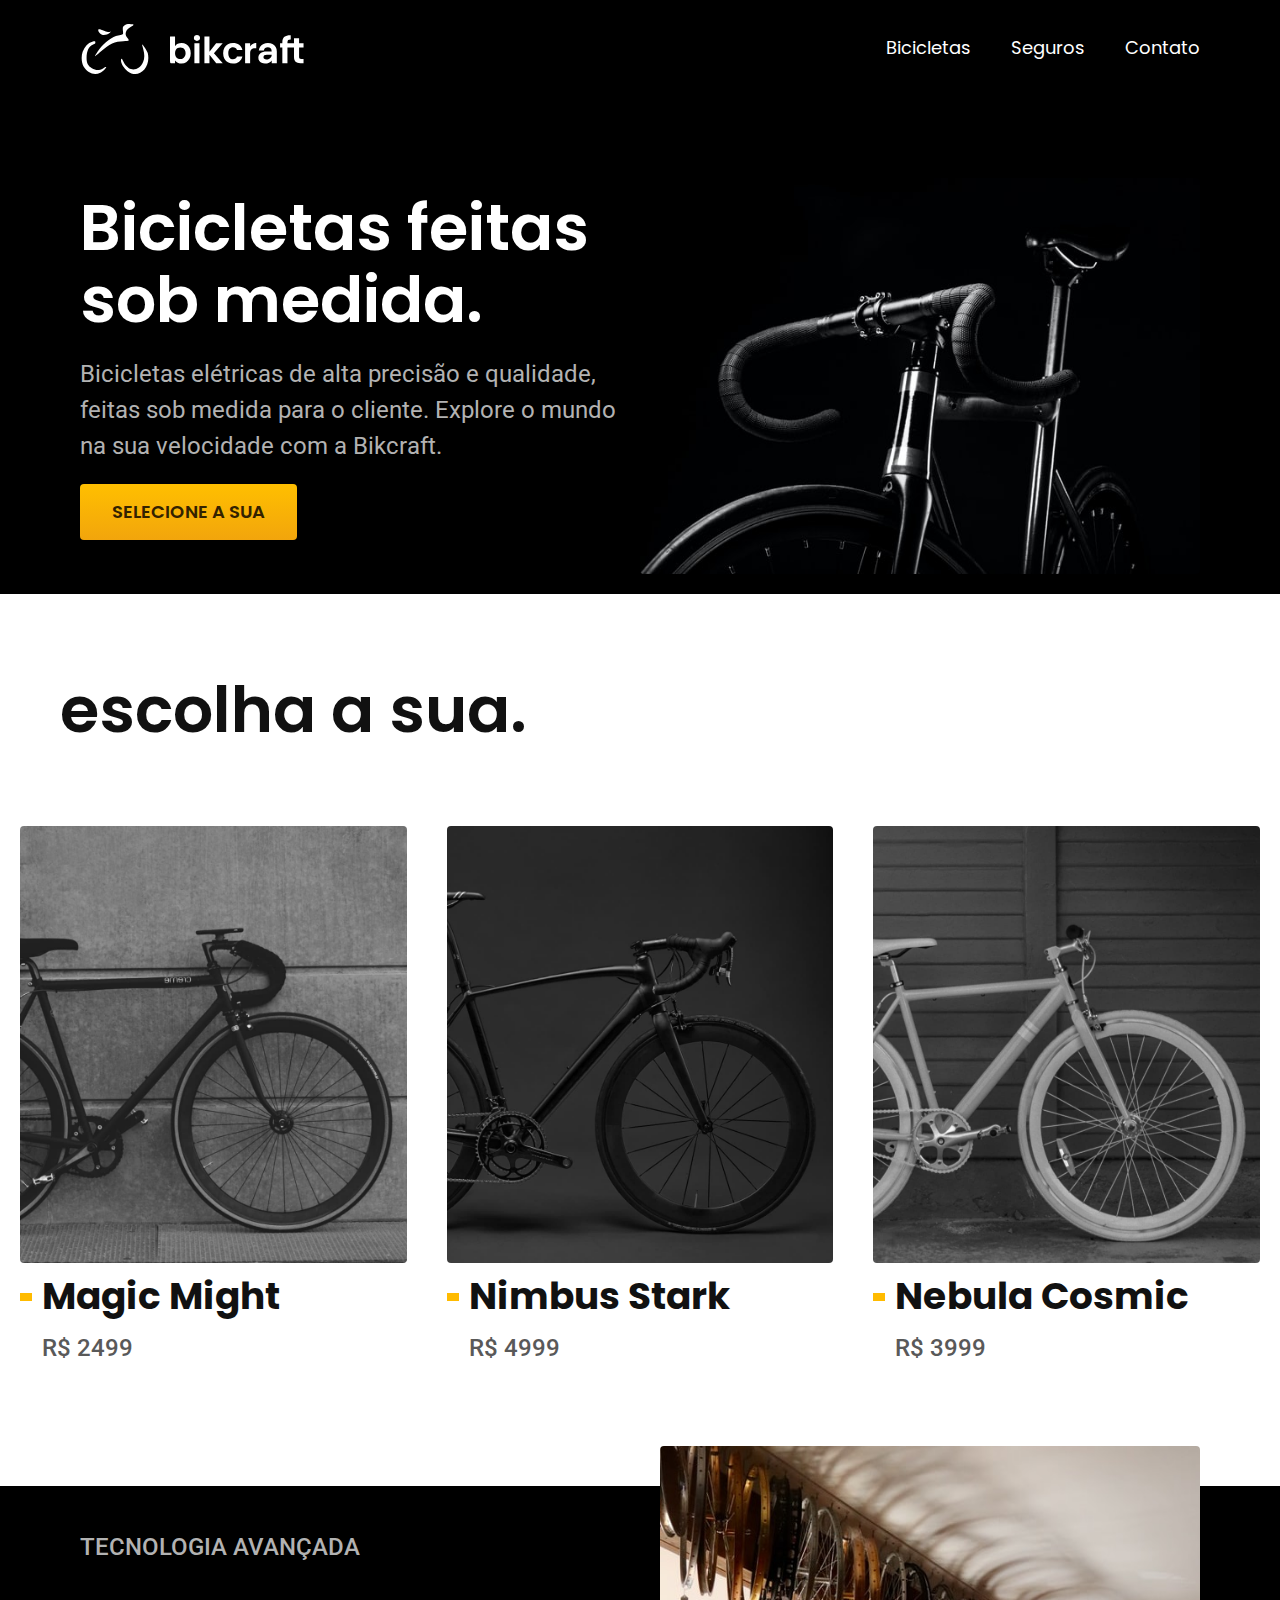
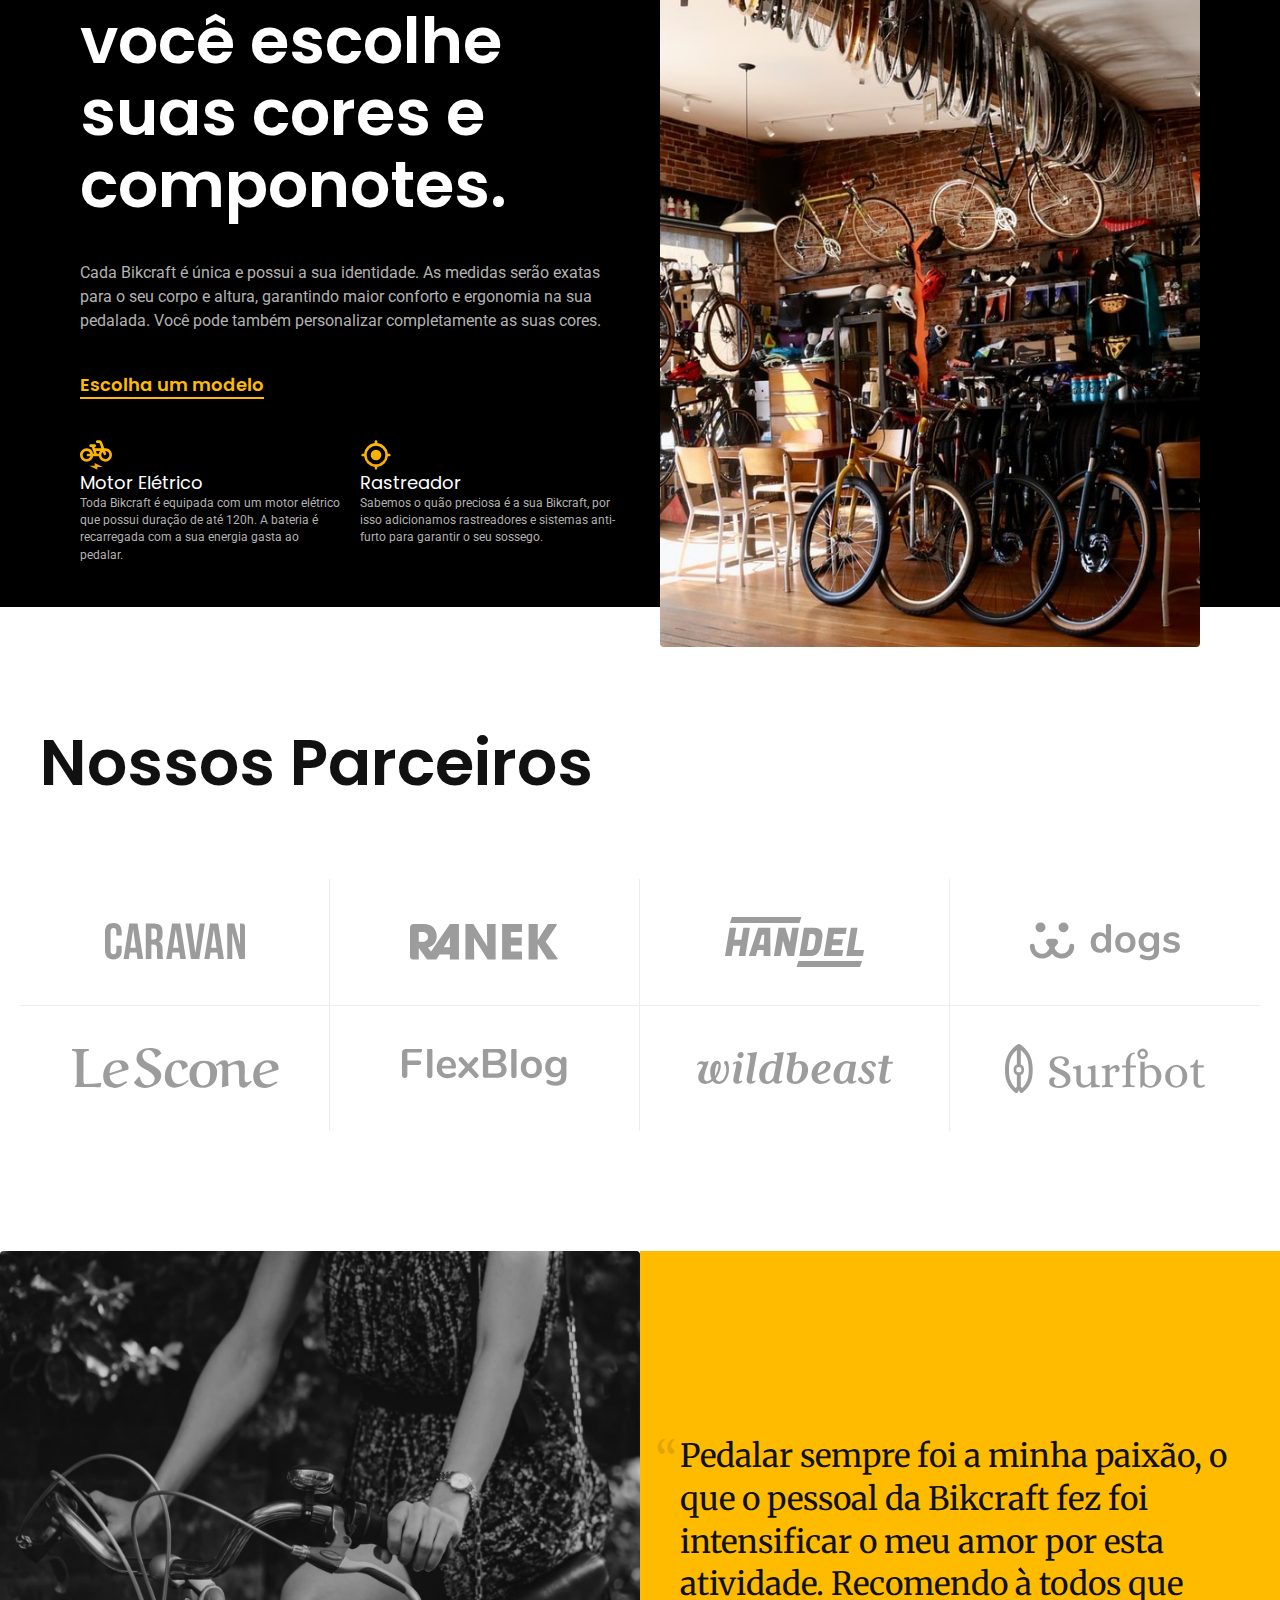
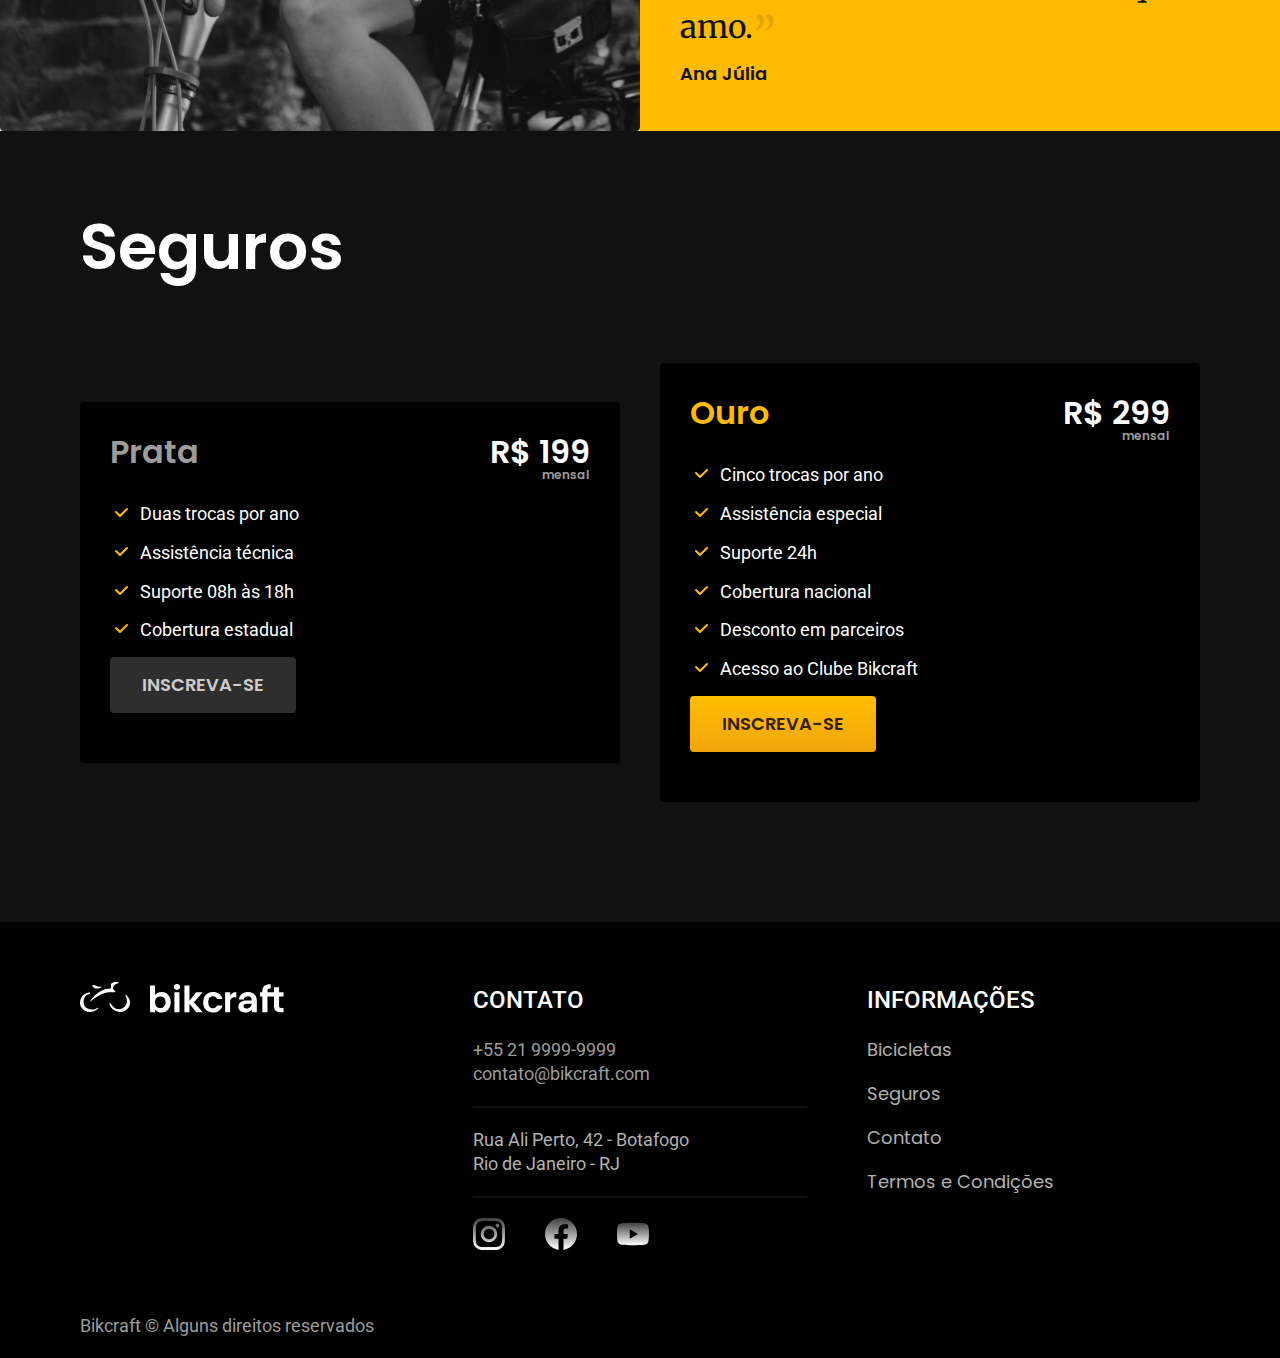
<file: index.html>
<!DOCTYPE html>
<html lang="pt-br">

<head>
  <meta charset="UTF-8">
  <meta http-equiv="X-UA-Compatible" content="IE=edge">
  <meta name="viewport" content="width=device-width, initial-scale=1.0">
  <meta name="description" content="O melhor site de vendas de bicicletas personalizadas.">
  <meta name="author" content="Abel">
  <link rel="preload" href="css/style.css" as="style">
  <link rel="stylesheet" href="css/style.css">
  <link rel="preconnect" href="https://fonts.googleapis.com">
  <link rel="preconnect" href="https://fonts.gstatic.com" crossorigin>
  <link href="https://fonts.googleapis.com/css2?family=Poppins:wght@400;600&family=Roboto:wght@400;500&display=swap" rel="stylesheet">
  <link rel="preconnect" href="https://fonts.googleapis.com">
  <link rel="preconnect" href="https://fonts.gstatic.com" crossorigin>
  <link href="https://fonts.googleapis.com/css2?family=Merriweather:ital,wght@1,900&family=Poppins:wght@400;600&family=Roboto:wght@400;500&display=swap" rel="stylesheet">
  <title>BikCraft</title>
</head>

<body>
  <header class="header-bg">
    <div class="header container">
      <a class="header-logo" href="index.html">
        <img src="img/logo-header.svg" alt="logo bikecraft">
        <img src="img/bikcraft.svg" alt="logo bikecraft">
      </a>
      <nav class="nav" aria-label="primmary navegation">
        <ul class="header-menu font-1-m">
          <li><a href="our-bikes.html">Bicicletas</a></li>
          <li><a href="insurance.html">Seguros</a></li>
          <li><a href="contact.html">Contato</a></li>
        </ul>
      </nav>
    </div>
  </header>

  <main class="main-bg">
    <div class="main container">
      <div class="main-content">
        <h1 class="font-1-xxl fadeInDown" data-anime="100">Bicicletas feitas sob medida.</h1>
        <p class="font-2-l fadeInDown" data-anime="200">Bicicletas elétricas de alta precisão e qualidade, feitas sob medida para o cliente. Explore o mundo na sua velocidade com a Bikcraft.</p>
        <div class="div-transition-gradient">
          <a href="our-bikes.html" class="main-button fadeInDown" data-anime="300">Selecione a sua</a>
        </div>
      </div>
      <div class="main-banner">
        <img data-anime="400" class="fadeInDown"src="img/bicicletas/nimbus-att.jpg" alt="imagem da nimbus dark">
      </div>
    </div>
  </main>

  <article class="bikelist">
    <h2 class="container font-1-xxl fadeInDown"data-anime="600">
      escolha a sua.
    </h2>
    <ul class="bikelist-items font-1-xl">
      <a href="bikes/magic.html">
        <li>
          <img src="img/bicicletas/magic-home.jpg" alt="">
          <h3 class="color-11">Magic Might</h3>
          <span class="font-2-l-b color-8">R$ 2499</span>
        </li>
      </a>
      <a href="bikes/nimbus.html">
        <li>
          <img src="img/bicicletas/nimbus-home.jpg" alt="">
          <h3 class="color-11">Nimbus Stark</h3>
          <span class="font-2-l-b color-8">R$ 4999</span>
        </li>
      </a>
      <a href="bikes/nebula.html">
        <li>
          <img src="img/bicicletas/nebula-home.jpg" alt="">
          <h3 class="color-11">Nebula Cosmic</h3>
          <span class="font-2-l-b color-8">R$ 3999</span>
        </li>
      </a>
    </ul>
  </article>

  <article class="technologies-bg">
    <div class="technologies container">
      <div class="technologies-desc">
        <span class="font-2-l-b color-5">Tecnologia Avançada</span>
        <h2 class="font-1-xxl color-0">você escolhe suas cores e componotes.</h2>
        <p class="font-2-s color-5">
          Cada Bikcraft é única e possui a sua identidade. As medidas serão exatas para o seu corpo e altura, garantindo maior conforto e ergonomia na sua pedalada. Você pode também personalizar completamente as suas cores.
        </p>
        <a href="our-bikes.html" class="font-1-m-b primmary-1 link">Escolha um modelo</a>
        <div class="technologies-diferentials">
          <div>
            <img src="img/icones/eletrica.svg" alt="">
            <h3 class="font-1-m color-0">Motor Elétrico</h3>
            <p class="font-2-xs color-5">Toda Bikcraft é equipada com um motor elétrico que possui duração de até 120h. A bateria é recarregada com a sua energia gasta ao pedalar.</p>
          </div>

          <div>
            <img src="img/icones/rastreador.svg" alt="">
            <h3 class="font-1-m color-0">Rastreador</h3>
            <p class="font-2-xs color-5">Sabemos o quão preciosa é a sua Bikcraft, por isso adicionamos rastreadores e sistemas anti-furto para garantir o seu sossego.</p>
          </div>
        </div>
      </div>

      <div class="technologies-banner">
        <img src="img/fotos/tecnologia2.jpg" alt="">
      </div>
    </div>
  </article>

  <section class="partners" aria-label="section partners">
    <h2 class="font-1-xxl container">Nossos Parceiros</h2>
    <ul class="partners-names">
      <li>
        <img src="img/parceiros/caravan.svg" alt="">
      </li>
      <li>
        <img src="img/parceiros/ranek.svg" alt="">
      </li>
      <li>
        <img src="img/parceiros/handel.svg" alt="">
      </li>
      <li>
        <img src="img/parceiros/dogs.svg" alt="">
      </li>
      <li>
        <img src="img/parceiros/lescone.svg" alt="">
      </li>
      <li>
        <img src="img/parceiros/flexblog.svg" alt="">
      </li>
      <li>
        <img src="img/parceiros/wildbeast.svg" alt="">
      </li>
      <li>
        <img src="img/parceiros/surfbot.svg" alt="">
      </li>
    </ul>
  </section>

  <section class="indication" aria-label="section indication">
    <div>
      <img src="img/fotos/depoimento.jpg" alt="">
    </div>

    <div class="depoiments">
      <blockquote>
        <p>
          Pedalar sempre foi a minha paixão, o que o pessoal da Bikcraft fez foi intensificar o meu amor por esta atividade. Recomendo à todos que amo.
        </p>
        <span class="font-1-m-b">
          Ana Júlia
        </span>
      </blockquote>
    </div>
  </section>

  <section class="purchase-bg" aria-label="section purchase">
    <div class="container purchase">
      <h2 class="font-1-xxl color-0">Seguros</h2>
      <div class="silver-sub">
        <div class="silver-info">
          <span class="font-1-xl color-6">Prata</span>
          <span class="font-1-xl color-0 price">R$ 199</span>
        </div>
        <div class="silver-desc">
          <ul class="color-0 font-2-m">
            <li>Duas trocas por ano</li>
            <li>Assistência técnica</li>
            <li>Suporte 08h às 18h</li>
            <li>Cobertura estadual</li>
          </ul>
        </div>
        <div class="div-transition-gradient">
          <a href="purchase.html" class="color-4 font-1-m-b">Inscreva-se</a>
        </div>
      </div>

      <div class="gold-sub">
        <div class="gold-info">
          <span class="font-1-xl primmary-1">Ouro</span>
          <span class="font-1-xl color-0 price">R$ 299</span>
        </div>
        <div class="gold-desc">
          <ul class="color-0 font-2-m">
            <li>Cinco trocas por ano</li>
            <li>Assistência especial</li>
            <li>Suporte 24h</li>
            <li>Cobertura nacional</li>
            <li>Desconto em parceiros</li>
            <li>Acesso ao Clube Bikcraft </li>
          </ul>
        </div>
        <div class="div-transition-gradient">
          <a href="purchase.html" class="main-button font-1-m-b">Inscreva-se</a>
        </div>
      </div>
    </div>
  </section>

  <footer class="footer-bg">
    <div class="footer container">
      <div class="footer-logo">
        <div>
          <img src="img/logo-footer.svg" alt="">
        </div>
        <div>
          <img src="img/bikcraft.svg">
        </div>
      </div>

      <div class="footer-inner-container">
        <h3 class="font-2-l-b color-0">Contato</h3>
        <address class="footer-contact color-5 font-2-m">
          <a href="tel:+552199999999" class="color-6">
            +55 21 9999-9999
          </a>
          <br>
          <a href="mailto:contato@bikecraft.com.br" class="color-6">
            contato@bikcraft.com
          </a>
          <br>
          <hr class="footer-line">
          Rua Ali Perto, 42 - Botafogo<br>
          Rio de Janeiro - RJ
          <hr class="footer-line">
        </address>

        <ul class="footer-social-media">
          <li><a href="#"><img src="img/redes/instagram-p.svg" alt=""></a></li>
          <li><a href="#"><img src="img/redes/facebook-p.svg" alt=""></a></li>
          <li><a href="#"><img src="img/redes/youtube-p.svg" alt=""></a></li>

        </ul>
      </div>
      <div class="footer-inner-container">
        <h3 class="font-2-l-b color-0">Informações</h3>
        <nav>
          <ul class="footer-navegation">
            <li>
              <a href="our-bikes.html">Bicicletas</a>
            </li>
            <li>
              <a href="insurance.html">Seguros</a>
            </li>
            <li>
              <a href="contact.html">Contato</a>
            </li>
            <li>
              <a href="terms.html">Termos e Condições</a>
            </li>
          </ul>
        </nav>
      </div>
      <p class="font-2-m color-6 copy">Bikcraft &copy; Alguns direitos reservados</p>
    </div>
  </footer>
  <script src="js/plugins/simple-anime.js"></script>
  <script src="js/script.js"></script>
</body>

</html>
</file>
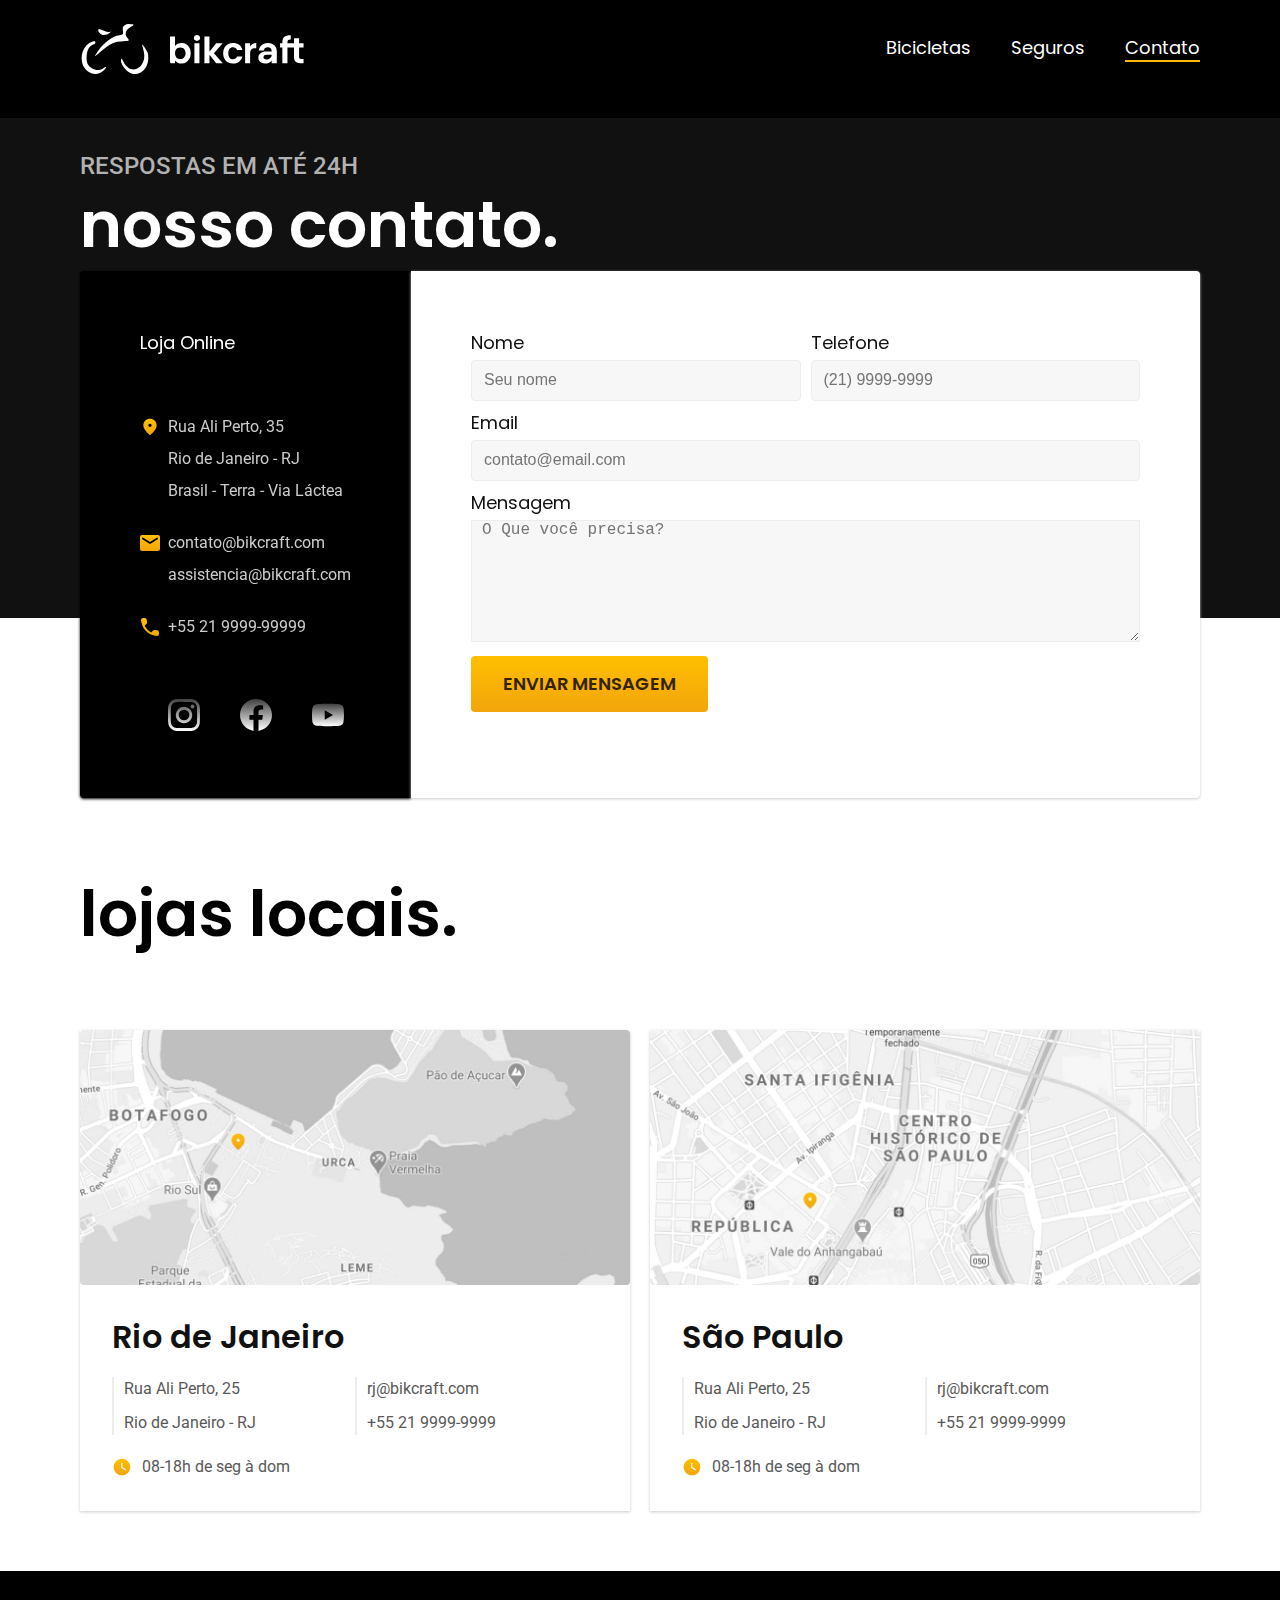
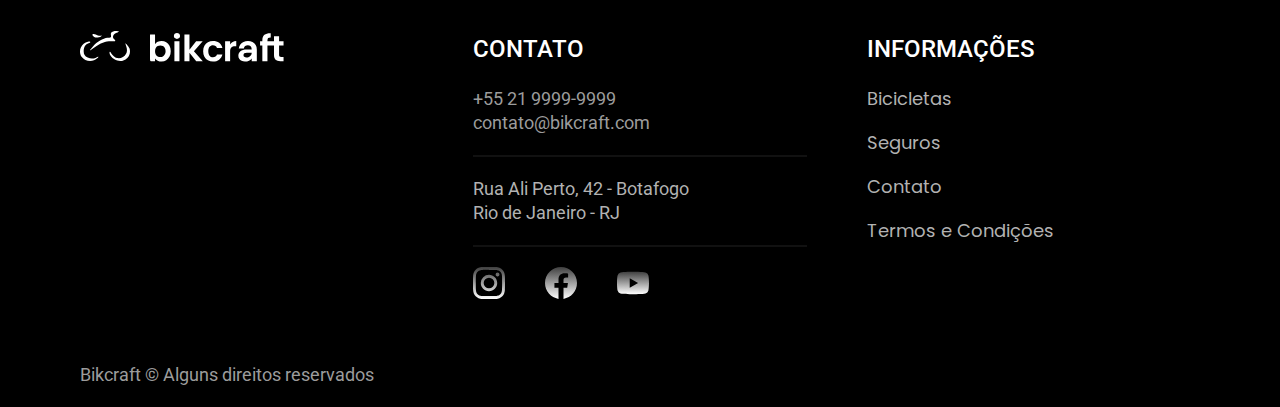
<file: contact.html>
<!DOCTYPE html>
<html lang="pt-br">

<head>
  <meta charset="UTF-8">
  <meta http-equiv="X-UA-Compatible" content="IE=edge">
  <meta name="viewport" content="width=device-width, initial-scale=1.0">
  <meta name="description" content="O melhor site de vendas de bicicletas personalizadas.">
  <meta name="author" content="Abel">
  <link rel="preload" href="css/style.css" as="style">
  <link rel="stylesheet" href="css/style.css">
  <link rel="preconnect" href="https://fonts.googleapis.com">
  <link rel="preconnect" href="https://fonts.gstatic.com" crossorigin>
  <link href="https://fonts.googleapis.com/css2?family=Poppins:wght@400;600&family=Roboto:wght@400;500&display=swap" rel="stylesheet">
  <link rel="preconnect" href="https://fonts.googleapis.com">
  <link rel="preconnect" href="https://fonts.gstatic.com" crossorigin>
  <link href="https://fonts.googleapis.com/css2?family=Merriweather:ital,wght@1,900&family=Poppins:wght@400;600&family=Roboto:wght@400;500&display=swap" rel="stylesheet">
  <title>BikCraft</title>
</head>

<body id="contact">
  <header class="header-bg">
    <div class="header container">
      <a class="header-logo" href="index.html">
        <img src="img/logo-header.svg" alt="logo bikecraft">
        <img src="img/bikcraft.svg" alt="logo bikecraft">
      </a>
      <nav class="nav" aria-label="primmary navegation">
        <ul class="header-menu font-1-m">
          <li><a href="our-bikes.html">Bicicletas</a></li>
          <li><a href="insurance.html">Seguros</a></li>
          <li><a href="contact.html">Contato</a></li>
        </ul>
      </nav>
    </div>
  </header>


  <main class="title-bg">
    <div class="container title">
      <p class="color-5 font-2-l-b fadeInDown "data-anime="200">Respostas em até 24H</p>
      <h1 class="font-1-xxl color-0 fadeInDown " data-anime="200">nosso contato<span>.</span></h1>
    </div>

    <div class="contact-us container fadeInDown">
      <div class="contact-us-adress font-2-s color-4 fadeInRight"data-anime="400">
        <h3 class="font-1-m color-0">Loja Online</h3>
        <div class="contact-adress">
          <span>
            <img src="img/icones/local.svg" alt="">
            Rua Ali Perto, 35
          </span>
          <span>
            Rio de Janeiro - RJ
          </span>
          <span>
            Brasil - Terra - Via Láctea
          </span>
        </div>
        <div class="contact-email">
          <a href="mailto:contato@bikcraft.com">
            <img src="img/icones/email.svg" alt="">
            contato@bikcraft.com
          </a>
          <a href="mailto:assistencia@bikcraft.com">
            assistencia@bikcraft.com
          </a>
        </div>
        <div class="contact-phone">
          <a href="tel:551199999999">
            <img src="img/icones/telefone.svg" alt="">
            +55 21 9999-99999
          </a>
        </div>
        <footer>
          <ul class="footer-social-media">
            <li><a href="#"><img src="img/redes/instagram-p.svg" alt=""></a></li>
            <li><a href="#"><img src="img/redes/facebook-p.svg" alt=""></a></li>
            <li><a href="#"><img src="img/redes/youtube-p.svg" alt=""></a></li>
          </ul>
        </footer>
      </div>

      <div class="contact-us-form fadeInLeft"data-anime="400">
        <form action="#">
          <div>
            <label for="name" class="font-1-m">Nome</label>
            <input type="text" id="name" placeholder="Seu nome">
          </div>
          <div>
            <label for="tel" class="font-1-m">Telefone</label>
            <input type="text" id="tel" placeholder="(21) 9999-9999">
          </div>
          <div>
            <label for="email" class="font-1-m">Email</label>
            <input type="email" placeholder="contato@email.com">
          </div>
          <div>
            <label for="message" class="font-1-m">Mensagem</label>
            <textarea id="message" placeholder="O Que você precisa?" rows="8"></textarea>
          </div>
          <a href="#" class="main-button">Enviar mensagem</a>
        </form>
      </div>
    </div>
  </main>

  <section>
    <div class="our-store container">
      <h2 class="font-1-xxl color-12">lojas locais<span>.</span></h2>
      <div>
        <div>
          <img class="rj-map" src="img/lojas/rj.jpg" alt="">
        </div>
        <div class="store-region">
          <h3 class="font-1-xl">Rio de Janeiro</h3>
          <div class="store-adress">
            <div class="color-8 font-2-s">
              <p>Rua Ali Perto, 25</p>
              <p>Rio de Janeiro - RJ</p>
            </div>
            <div class="color-8 font-2-s">
              <a href="mailto:rj@bikcraft.com" class="color-8">rj@bikcraft.com</a>
              <a href="tel:552199999999" class="color-8">+55 21 9999-9999</a>
            </div>
          </div>
          <span class="font-2-s color-8">
            <img src="img/icones/horario.svg" alt="">
            08-18h de seg à dom
          </span>
        </div>
      </div>
      <!-- ##### -->
      <div>
        <div>
          <img src="img/lojas/sp.jpg" class="sp-map" alt="">
        </div>
        <div class="store-region">
          <h3 class="font-1-xl">São Paulo</h3>
          <div class="store-adress">
            <div class="color-8 font-2-s">
              <p>Rua Ali Perto, 25</p>
              <p>Rio de Janeiro - RJ</p>
            </div>
            <div class="color-8 font-2-s">
              <a href="mailto:rj@bikcraft.com" class="color-8">rj@bikcraft.com</a>
              <a href="tel:552199999999" class="color-8">+55 21 9999-9999</a>
            </div>
          </div>
          <span class="font-2-s color-8">
            <img src="img/icones/horario.svg" alt="">
            08-18h de seg à dom
          </span>
        </div>
      </div>
    </div>
  </section>

  <footer class="footer-bg">
    <div class="footer container">
      <div class="footer-logo">
        <div>
          <img src="img/logo-footer.svg" alt="">
        </div>
        <div>
          <img src="img/bikcraft.svg">
        </div>
      </div>

      <div class="footer-inner-container">
        <h3 class="font-2-l-b color-0">Contato</h3>
        <address class="footer-contact color-5 font-2-m">
          <a href="tel:+552199999999" class="color-6">
            +55 21 9999-9999
          </a>
          <br>
          <a href="mailto:contato@bikecraft.com.br" class="color-6">
            contato@bikcraft.com
          </a>
          <br>
          <hr class="footer-line">
          Rua Ali Perto, 42 - Botafogo<br>
          Rio de Janeiro - RJ
          <hr class="footer-line">
        </address>

        <ul class="footer-social-media">
          <li><a href="#"><img src="img/redes/instagram-p.svg" alt=""></a></li>
          <li><a href="#"><img src="img/redes/facebook-p.svg" alt=""></a></li>
          <li><a href="#"><img src="img/redes/youtube-p.svg" alt=""></a></li>

        </ul>
      </div>
      <div class="footer-inner-container">
        <h3 class="font-2-l-b color-0">Informações</h3>
        <nav>
          <ul class="footer-navegation">
            <li>
              <a href="our-bikes.html">Bicicletas</a>
            </li>
            <li>
              <a href="insurance.html">Seguros</a>
            </li>
            <li>
              <a href="contract.html">Contato</a>
            </li>
            <li>
              <a href="terms.html">Termos e Condições</a>
            </li>
          </ul>
        </nav>
      </div>
      <p class="font-2-m color-6 copy">Bikcraft &copy; Alguns direitos reservados</p>
    </div>
  </footer>
  <script src="js/plugins/simple-anime.js"></script>
  <script src="js/script.js"></script>
</body>

</html>
</file>
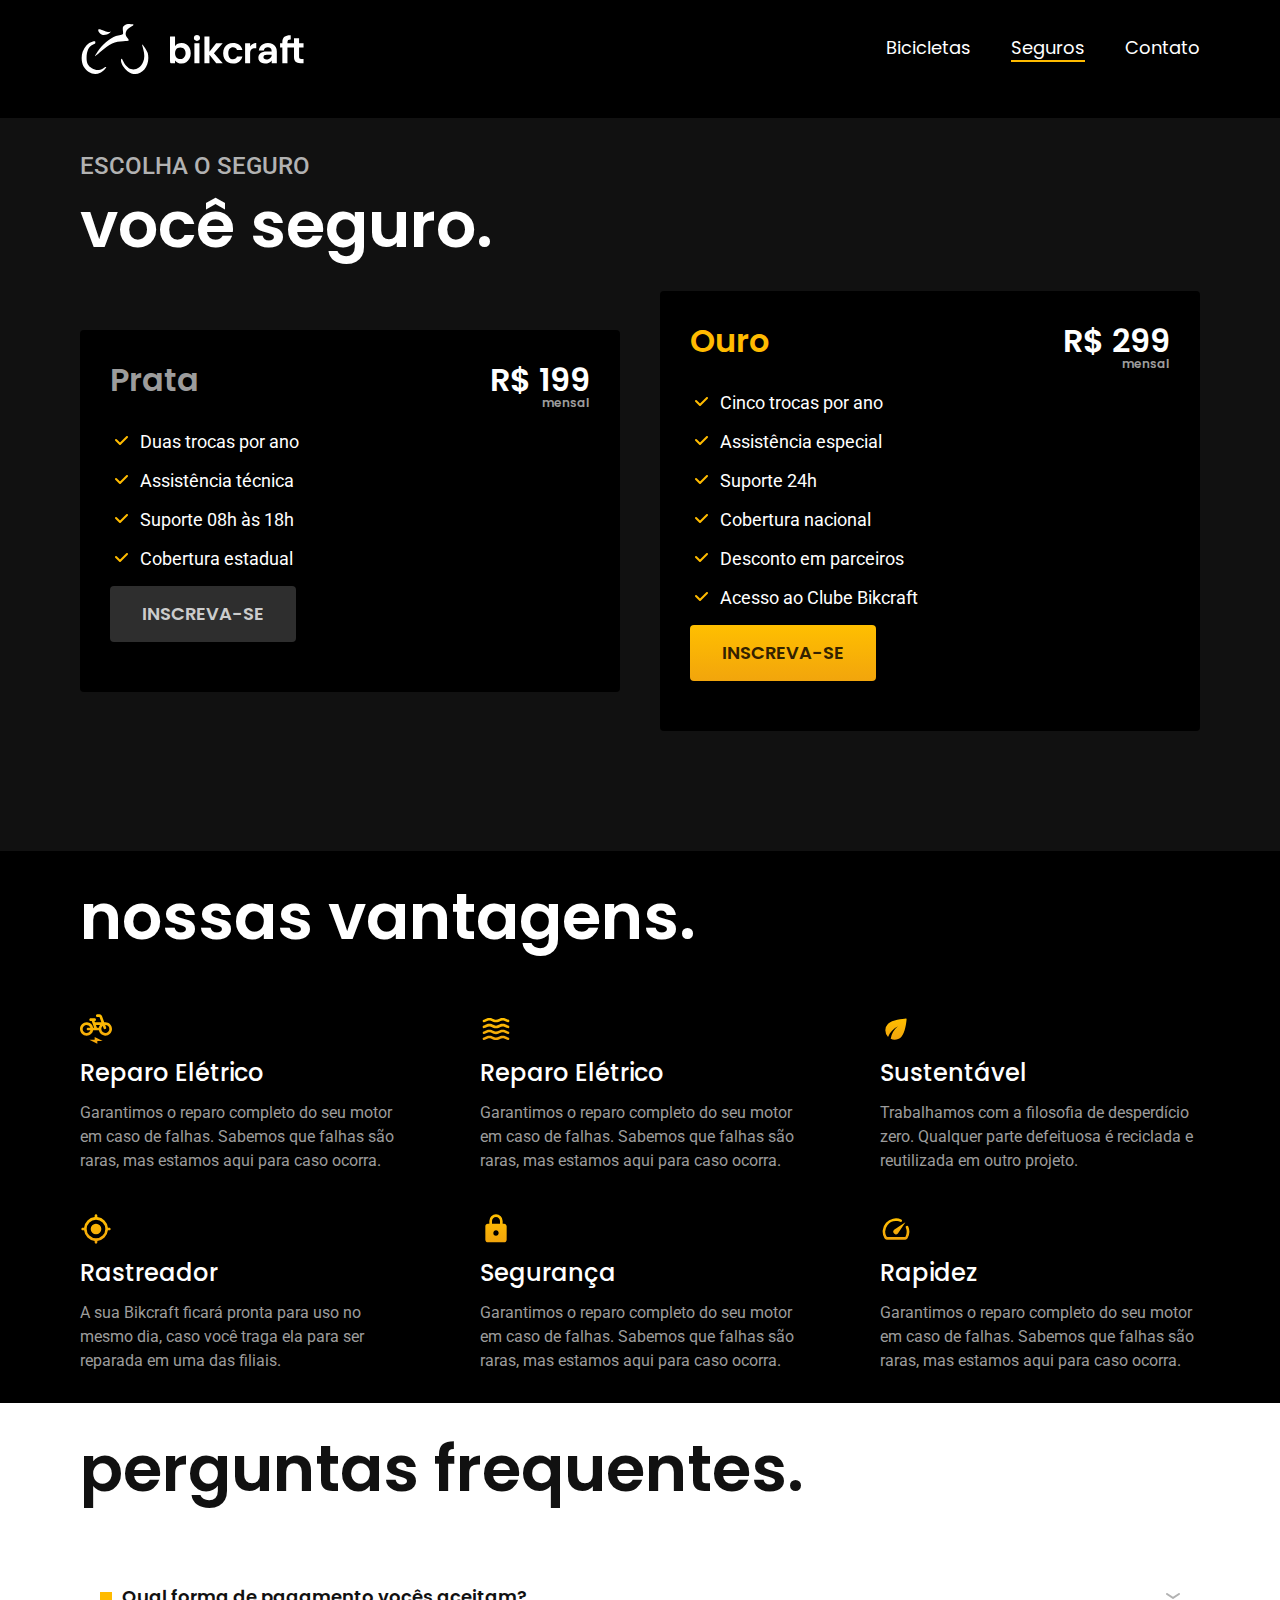
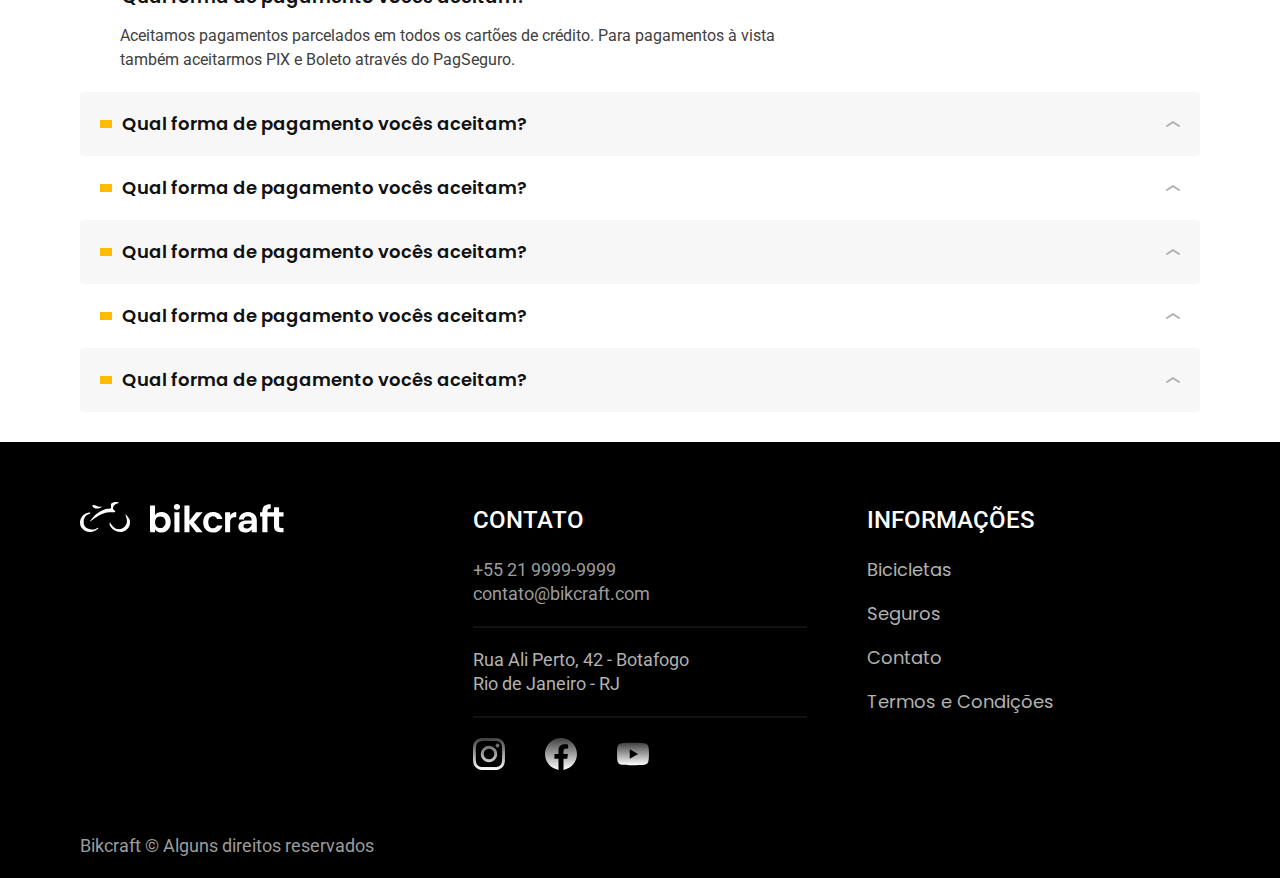
<file: insurance.html>
<!DOCTYPE html>
<html lang="pt-br">

<head>
  <meta charset="UTF-8">
  <meta http-equiv="X-UA-Compatible" content="IE=edge">
  <meta name="viewport" content="width=device-width, initial-scale=1.0">
  <meta name="description" content="O melhor site de vendas de bicicletas personalizadas.">
  <meta name="author" content="Abel">
  <link rel="preload" href="css/style.css" as="style">
  <link rel="stylesheet" href="css/style.css">
  <link rel="preconnect" href="https://fonts.googleapis.com">
  <link rel="preconnect" href="https://fonts.gstatic.com" crossorigin>
  <link href="https://fonts.googleapis.com/css2?family=Poppins:wght@400;600&family=Roboto:wght@400;500&display=swap" rel="stylesheet">
  <link rel="preconnect" href="https://fonts.googleapis.com">
  <link rel="preconnect" href="https://fonts.gstatic.com" crossorigin>
  <link href="https://fonts.googleapis.com/css2?family=Merriweather:ital,wght@1,900&family=Poppins:wght@400;600&family=Roboto:wght@400;500&display=swap" rel="stylesheet">
  <title>BikCraft</title>
</head>

<body id="terms">
  <header class="header-bg">
    <div class="header container">
      <a class="header-logo" href="index.html">
        <img src="img/logo-header.svg" alt="logo bikecraft">
        <img src="img/bikcraft.svg" alt="logo bikecraft">
      </a>
      <nav class="nav" aria-label="primmary navegation">
        <ul class="header-menu font-1-m">
          <li><a href="our-bikes.html">Bicicletas</a></li>
          <li><a href="insurance.html">Seguros</a></li>
          <li><a href="contact.html">Contato</a></li>
        </ul>
      </nav>
    </div>
  </header>


  <main>
    <div class="title-bg">
      <div class="container title">
        <p class="color-5 font-2-l-b">escolha o seguro</p>
        <h1 class="font-1-xxl color-0 fadeInDown" data-anime="200">você seguro<span>.</span></h1>
      </div>
    </div>

    <section class="purchase-bg" aria-label="section purchase">
      <div class="container purchase">
        <div class="silver-sub fadeInLeft" data-anime="300">
          <div class="silver-info">
            <span class="font-1-xl color-6">Prata</span>
            <span class="font-1-xl color-0 price">R$ 199</span>
          </div>
          <div class="silver-desc">
            <ul class="color-0 font-2-m">
              <li>Duas trocas por ano</li>
              <li>Assistência técnica</li>
              <li>Suporte 08h às 18h</li>
              <li>Cobertura estadual</li>
            </ul>
          </div>
          <div class="div-transition-gradient">
            <a href="purchase.html?type=insurance&product=silver" class="color-4 font-1-m-b">Inscreva-se</a>
          </div>
        </div>

        <div class="gold-sub fadeInRight" data-anime="300">
          <div class="gold-info">
            <span class="font-1-xl primmary-1">Ouro</span>
            <span class="font-1-xl color-0 price">R$ 299</span>
          </div>
          <div class="gold-desc">
            <ul class="color-0 font-2-m">
              <li>Cinco trocas por ano</li>
              <li>Assistência especial</li>
              <li>Suporte 24h</li>
              <li>Cobertura nacional</li>
              <li>Desconto em parceiros</li>
              <li>Acesso ao Clube Bikcraft </li>
            </ul>
          </div>
          <div class="div-transition-gradient">
            <a href="purchase.html?type=insurance&product=gold" class="main-button font-1-m-b">Inscreva-se</a>
          </div>
        </div>
      </div>
    </section>
  </main>

  <section class="our-vantages-bg" aria-label="our vantages section">
    <div class="vantages container">
      <h2 class="font-1-xxl color-0">nossas vantagens<span>.</span></h2>
      <div class="vantages-items">
        <div class="vantages-item font-2-s color-6">
          <img src="img/icones/eletrica.svg" alt="">
          <h3 class="font-1-l color-0">Reparo Elétrico</h3>
          <p>Garantimos o reparo completo do seu motor em caso de falhas. Sabemos que falhas são raras, mas estamos aqui para caso ocorra.</p>
        </div>
        <div class="vantages-item font-2-s color-6">
          <img src="img/icones/carbono.svg" alt="">
          <h3 class="font-1-l color-0">Reparo Elétrico</h3>
          <p>Garantimos o reparo completo do seu motor em caso de falhas. Sabemos que falhas são raras, mas estamos aqui para caso ocorra.</p>
        </div>
        <div class="vantages-item font-2-s color-6">
          <img src="img/icones/sustentavel.svg" alt="">
          <h3 class="font-1-l color-0">Sustentável</h3>
          <p>Trabalhamos com a filosofia de desperdício zero. Qualquer parte defeituosa é reciclada e reutilizada em outro projeto.</p>
        </div>
        <div class="vantages-item font-2-s color-6">
          <img src="img/icones/rastreador.svg" alt="">
          <h3 class="font-1-l color-0">Rastreador</h3>
          <p>A sua Bikcraft ficará pronta para uso no mesmo dia, caso você traga ela para ser reparada em uma das filiais.</p>
        </div>
        <div class="vantages-item font-2-s color-6">
          <img src="img/icones/seguro.svg" alt="">
          <h3 class="font-1-l color-0">Segurança</h3>
          <p>Garantimos o reparo completo do seu motor em caso de falhas. Sabemos que falhas são raras, mas estamos aqui para caso ocorra.</p>
        </div>
        <div class="vantages-item font-2-s color-6">
          <img src="img/icones/velocidade.svg" alt="">
          <h3 class="font-1-l color-0">Rapidez</h3>
          <p>Garantimos o reparo completo do seu motor em caso de falhas. Sabemos que falhas são raras, mas estamos aqui para caso ocorra.</p>
        </div>
      </div>
    </div>
  </section>

  <section class="faq-bg" aria-label="faq section">
    <div class="faq container">
      <h2 class="font-1-xxl">perguntas frequentes<span>.</span></h2>
      <dl>
        <div class="faq-content">
          <dt><button class="font-1-m-b color-11 btn-faq-drop" aria-expanded="true" aria-controls="p1">Qual forma de pagamento vocês aceitam?</button></dt>
          <dd class="font-2-s color-9 info active" id="p1">Aceitamos pagamentos parcelados em todos os cartões de crédito. Para pagamentos à vista também aceitarmos PIX e Boleto através do PagSeguro.</dd>
        </div>
        <div class="faq-content">
          <dt><button class="font-1-m-b color-11 btn-faq-drop" aria-expanded="false" aria-controls="p2">Qual forma de pagamento vocês aceitam?</button></dt>
          <dd class="font-2-s color-9 info" id="p2">Aceitamos pagamentos parcelados em todos os cartões de crédito. Para pagamentos à vista também aceitarmos PIX e Boleto através do PagSeguro.</dd>
        </div>
        <div class="faq-content">
          <dt><button class="font-1-m-b color-11 btn-faq-drop" aria-expanded="false" aria-controls="p3">Qual forma de pagamento vocês aceitam?</button></dt>
          <dd class="font-2-s color-9 info" id="p3">Aceitamos pagamentos parcelados em todos os cartões de crédito. Para pagamentos à vista também aceitarmos PIX e Boleto através do PagSeguro.</dd>
        </div>
        <div class="faq-content">
          <dt><button class="font-1-m-b color-11 btn-faq-drop" aria-expanded="false" aria-controls="p4">Qual forma de pagamento vocês aceitam?</button></dt>
          <dd class="font-2-s color-9 info" id="p4">Aceitamos pagamentos parcelados em todos os cartões de crédito. Para pagamentos à vista também aceitarmos PIX e Boleto através do PagSeguro.</dd>
        </div>
        <div class="faq-content">
          <dt><button class="font-1-m-b color-11 btn-faq-drop" aria-expanded="false" aria-controls="p5">Qual forma de pagamento vocês aceitam?</button></dt>
          <dd class="font-2-s color-9 info" id="p5">Aceitamos pagamentos parcelados em todos os cartões de crédito. Para pagamentos à vista também aceitarmos PIX e Boleto através do PagSeguro.</dd>
        </div>
        <div class="faq-content">
          <dt><button class="font-1-m-b color-11 btn-faq-drop" aria-expanded="false" aria-controls="p6">Qual forma de pagamento vocês aceitam?</button></dt>
          <dd class="font-2-s color-9 info" id="p6">Aceitamos pagamentos parcelados em todos os cartões de crédito. Para pagamentos à vista também aceitarmos PIX e Boleto através do PagSeguro.</dd>
        </div>
      </dl>

  </section>

  <footer class="footer-bg">
    <div class="footer container">
      <div class="footer-logo">
        <div>
          <img src="img/logo-footer.svg" alt="">
        </div>
        <div>
          <img src="img/bikcraft.svg">
        </div>
      </div>

      <div class="footer-inner-container">
        <h3 class="font-2-l-b color-0">Contato</h3>
        <address class="footer-contact color-5 font-2-m">
          <a href="tel:+552199999999" class="color-6">
            +55 21 9999-9999
          </a>
          <br>
          <a href="mailto:contato@bikecraft.com.br" class="color-6">
            contato@bikcraft.com
          </a>
          <br>
          <hr class="footer-line">
          Rua Ali Perto, 42 - Botafogo<br>
          Rio de Janeiro - RJ
          <hr class="footer-line">
        </address>

        <ul class="footer-social-media">
          <li><a href="#"><img src="img/redes/instagram-p.svg" alt=""></a></li>
          <li><a href="#"><img src="img/redes/facebook-p.svg" alt=""></a></li>
          <li><a href="#"><img src="img/redes/youtube-p.svg" alt=""></a></li>

        </ul>
      </div>
      <div class="footer-inner-container">
        <h3 class="font-2-l-b color-0">Informações</h3>
        <nav>
          <ul class="footer-navegation">
            <li>
              <a href="our-bikes.html">Bicicletas</a>
            </li>
            <li>
              <a href="insurance.html">Seguros</a>
            </li>
            <li>
              <a href="contact.html">Contato</a>
            </li>
            <li>
              <a href="terms.html">Termos e Condições</a>
            </li>
          </ul>
        </nav>
      </div>
      <p class="font-2-m color-6 copy">Bikcraft &copy; Alguns direitos reservados</p>
    </div>
  </footer>
  <script src="js/plugins/simple-anime.js"></script>
  <script src="js/script.js"></script>
</body>

</html>
</file>
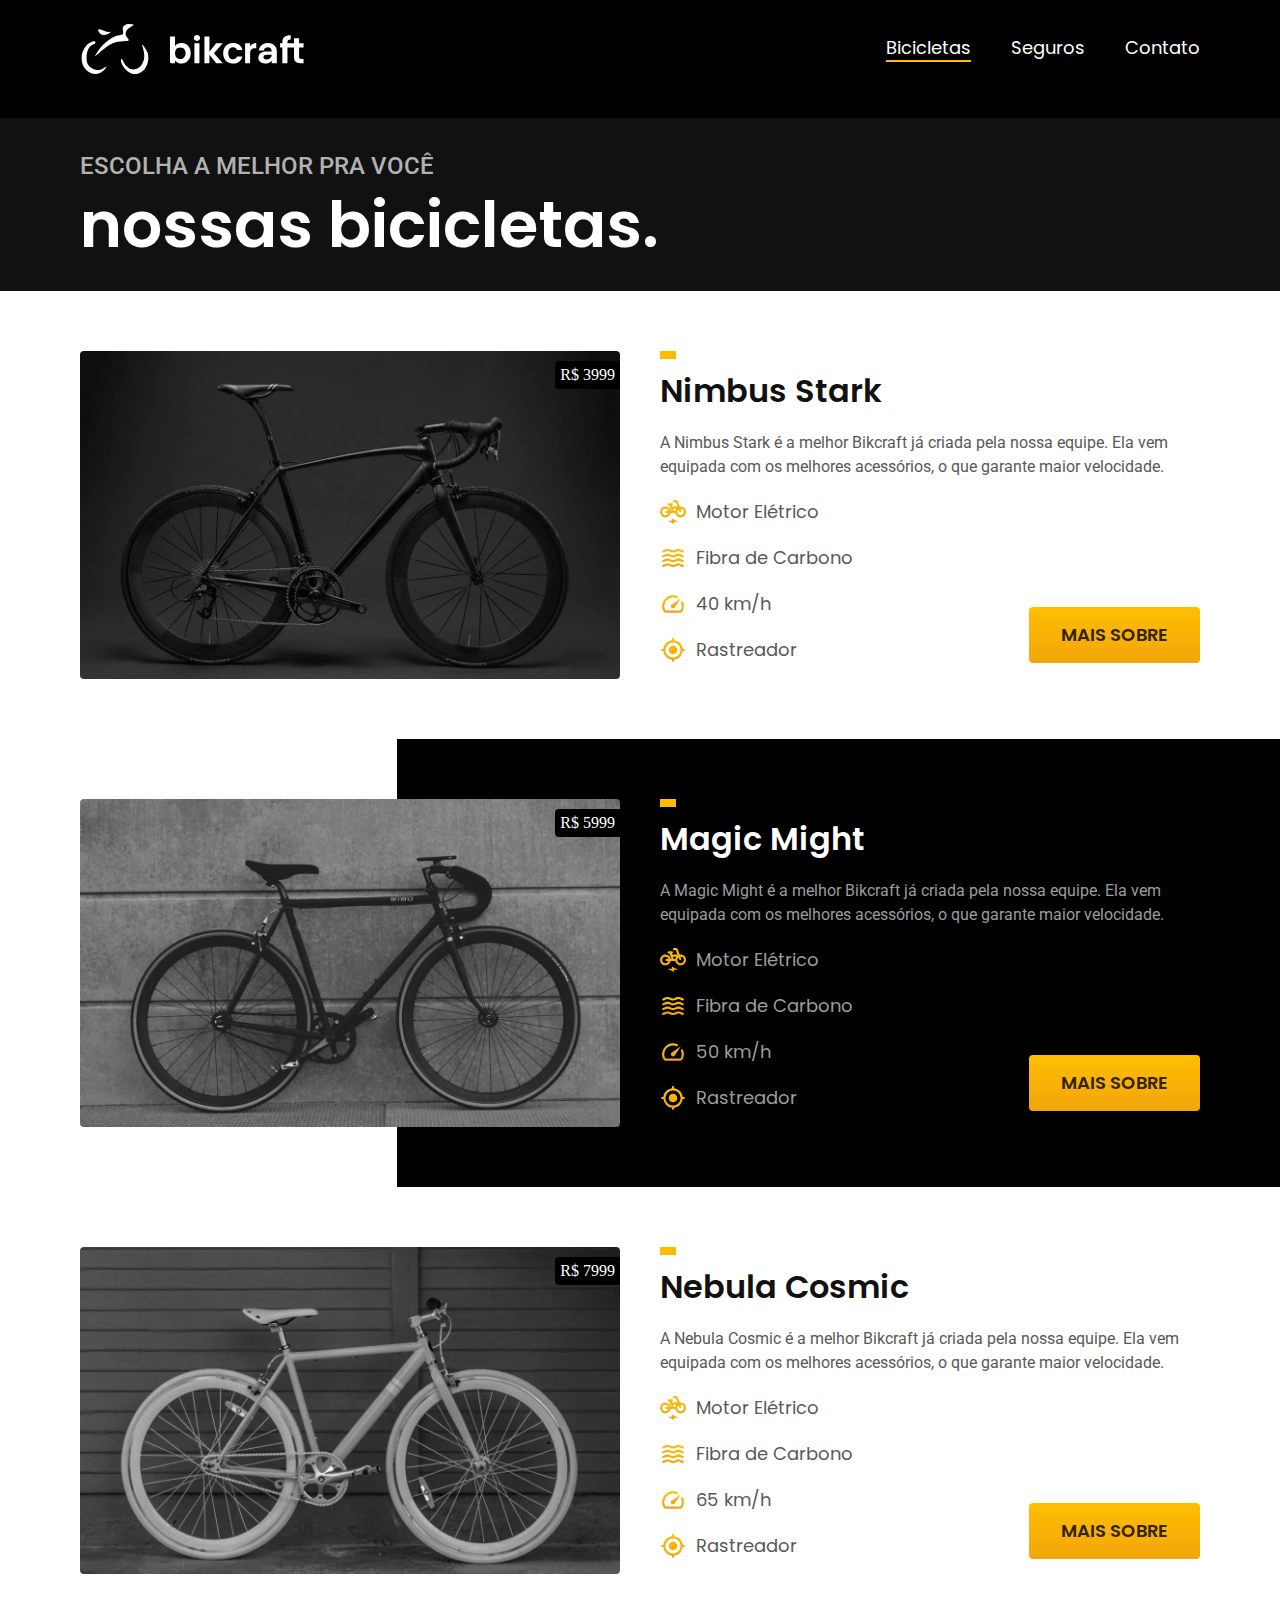
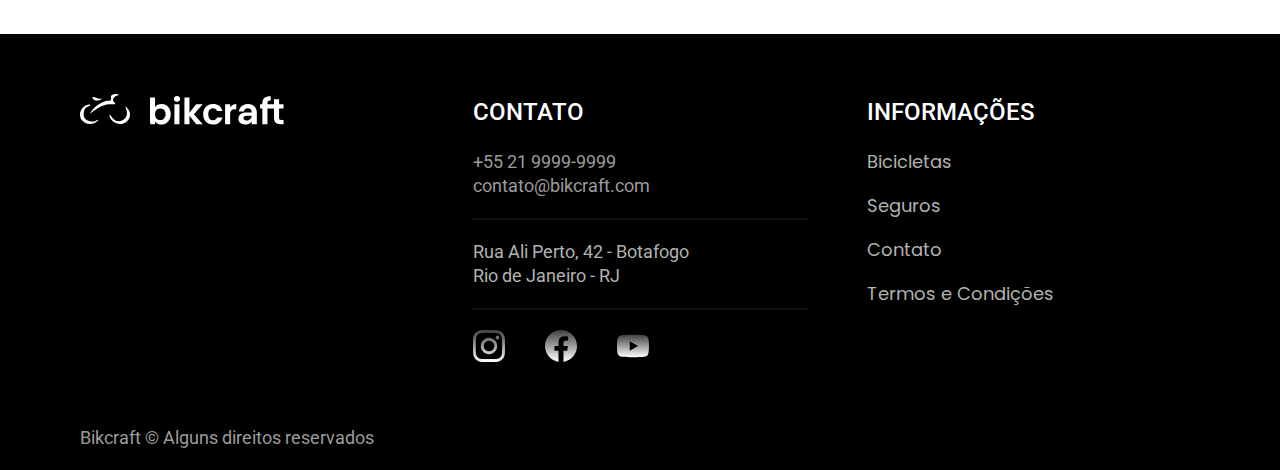
<file: our-bikes.html>
<!DOCTYPE html>
<html lang="pt-br">

<head>
  <meta charset="UTF-8">
  <meta http-equiv="X-UA-Compatible" content="IE=edge">
  <meta name="viewport" content="width=device-width, initial-scale=1.0">
  <meta name="description" content="O melhor site de vendas de bicicletas personalizadas.">
  <meta name="author" content="Abel">
  <link rel="preload" href="css/style.css" as="style">
  <link rel="stylesheet" href="css/style.css">
  <link rel="preconnect" href="https://fonts.googleapis.com">
  <link rel="preconnect" href="https://fonts.gstatic.com" crossorigin>
  <link href="https://fonts.googleapis.com/css2?family=Poppins:wght@400;600&family=Roboto:wght@400;500&display=swap" rel="stylesheet">
  <link rel="preconnect" href="https://fonts.googleapis.com">
  <link rel="preconnect" href="https://fonts.gstatic.com" crossorigin>
  <link href="https://fonts.googleapis.com/css2?family=Merriweather:ital,wght@1,900&family=Poppins:wght@400;600&family=Roboto:wght@400;500&display=swap" rel="stylesheet">
  <title>BikCraft</title>
</head>

<body id="our-bike">
  <header class="header-bg">
    <div class="header container">
      <a class="header-logo" href="index.html">
        <img src="img/logo-header.svg" alt="logo bikecraft">
        <img src="img/bikcraft.svg" alt="logo bikecraft">
      </a>
      <nav class="nav" aria-label="primmary navegation">
        <ul class="header-menu font-1-m">
          <li><a href="our-bikes.html">Bicicletas</a></li>
          <li><a href="insurance.html">Seguros</a></li>
          <li><a href="contact.html">Contato</a></li>
        </ul>
      </nav>
    </div>
  </header>


  <main>
    <div class="title-bg">
      <div class="container title">
        <p class="color-5 font-2-l-b fadeInDown" data-anime="200">Escolha a melhor pra você</p>
        <h1 class="font-1-xxl color-0 fadeInDown" data-anime="200">nossas bicicletas<span>.</span></h1>
      </div>
    </div>

    <div class="our-bikes container">
      <div class="our-bikes-image fadeInLeft" data-anime="200">
        <img src="img/bicicletas/nimbus.jpg" alt="">
        <span class="our-bike-price">R$ 3999</span>
      </div>
      <div class="our-bikes-content fadeInRight" data-anime="200">
        <h2 class="font-1-xl">Nimbus Stark</h2>
        <p class="font-2-s color-8">A Nimbus Stark é a melhor Bikcraft já criada pela nossa equipe. Ela vem equipada com os melhores acessórios, o que garante maior velocidade.</p>
        <div class="our-bikes-inner-container">
          <ul class="font-1-m color-8">
            <li>
              <img src="img/icones/eletrica.svg" alt="">
              <span>Motor Elétrico</span>
            </li>
            <li>
              <img src="img/icones/carbono.svg" alt="">
              <span>Fibra de Carbono</span>
            </li>
            <li>
              <img src="img/icones/velocidade.svg" alt="">
              <span>40 km/h</span>
            </li>
            <li>
              <img src="img/icones/rastreador.svg" alt="">
              <span>Rastreador</span>
            </li>
          </ul>
          <a href="bikes/nimbus.html" class="main-button">Mais Sobre</a>
        </div>
      </div>
    </div>
    <!--  -->

    <div class="our-bikes-bg">
      <div class="our-bikes container">
        <div class="our-bikes-image fadeInLeft" data-anime="200">
          <img src="img/bicicletas/magic.jpg" alt="">
          <span class="our-bike-price">R$ 5999</span>
        </div>
        <div class="our-bikes-content fadeInRight" data-anime="200">
          <h2 class="font-1-xl color-0">Magic Might</h2>
          <p class="font-2-s color-6">A Magic Might é a melhor Bikcraft já criada pela nossa equipe. Ela vem equipada com os melhores acessórios, o que garante maior velocidade.</p>
          <div class="our-bikes-inner-container">
            <ul class="font-1-m color-6">
              <li>
                <img src="img/icones/eletrica.svg" alt="">
                <span>Motor Elétrico</span>
              </li>
              <li>
                <img src="img/icones/carbono.svg" alt="">
                <span>Fibra de Carbono</span>
              </li>
              <li>
                <img src="img/icones/velocidade.svg" alt="">
                <span>50 km/h</span>
              </li>
              <li>
                <img src="img/icones/rastreador.svg" alt="">
                <span>Rastreador</span>
              </li>
            </ul>
            <a href="bikes/magic.html" class="main-button">Mais Sobre</a>
          </div>
        </div>
      </div>
    </div>

    <!--  -->

    <div class="our-bikes container">
      <div class="our-bikes-image">
        <img src="img/bicicletas/nebula.jpg" alt="">
        <span class="our-bike-price">R$ 7999</span>
      </div>
      <div class="our-bikes-content">
        <h2 class="font-1-xl">Nebula Cosmic</h2>
        <p class="font-2-s color-8">A Nebula Cosmic é a melhor Bikcraft já criada pela nossa equipe. Ela vem equipada com os melhores acessórios, o que garante maior velocidade.</p>
        <div class="our-bikes-inner-container">
          <ul class="font-1-m color-8">
            <li>
              <img src="img/icones/eletrica.svg" alt="">
              <span>Motor Elétrico</span>
            </li>
            <li>
              <img src="img/icones/carbono.svg" alt="">
              <span>Fibra de Carbono</span>
            </li>
            <li>
              <img src="img/icones/velocidade.svg" alt="">
              <span>65 km/h</span>
            </li>
            <li>
              <img src="img/icones/rastreador.svg" alt="">
              <span>Rastreador</span>
            </li>
          </ul>
          <a href="bikes/nebula.html" class="main-button">Mais Sobre</a>
        </div>
      </div>
    </div>
  </main>


  <footer class="footer-bg">
    <div class="footer container">
      <div class="footer-logo">
        <div>
          <img src="img/logo-footer.svg" alt="">
        </div>
        <div>
          <img src="img/bikcraft.svg">
        </div>
      </div>

      <div class="footer-inner-container">
        <h3 class="font-2-l-b color-0">Contato</h3>
        <address class="footer-contact color-5 font-2-m">
          <a href="tel:+552199999999" class="color-6">
            +55 21 9999-9999
          </a>
          <br>
          <a href="mailto:contato@bikecraft.com.br" class="color-6">
            contato@bikcraft.com
          </a>
          <br>
          <hr class="footer-line">
          Rua Ali Perto, 42 - Botafogo<br>
          Rio de Janeiro - RJ
          <hr class="footer-line">
        </address>

        <ul class="footer-social-media">
          <li><a href="#"><img src="img/redes/instagram-p.svg" alt=""></a></li>
          <li><a href="#"><img src="img/redes/facebook-p.svg" alt=""></a></li>
          <li><a href="#"><img src="img/redes/youtube-p.svg" alt=""></a></li>

        </ul>
      </div>
      <div class="footer-inner-container">
        <h3 class="font-2-l-b color-0">Informações</h3>
        <nav>
          <ul class="footer-navegation">
            <li>
              <a href="our-bikes.html">Bicicletas</a>
            </li>
            <li>
              <a href="insurance.html">Seguros</a>
            </li>
            <li>
              <a href="contact.html">Contato</a>
            </li>
            <li>
              <a href="terms.html">Termos e Condições</a>
            </li>
          </ul>
        </nav>
      </div>
      <p class="font-2-m color-6 copy">Bikcraft &copy; Alguns direitos reservados</p>
    </div>
  </footer>
  <script src="js/plugins/simple-anime.js"></script>
  <script src="js/script.js"></script>
</body>

</html>
</file>
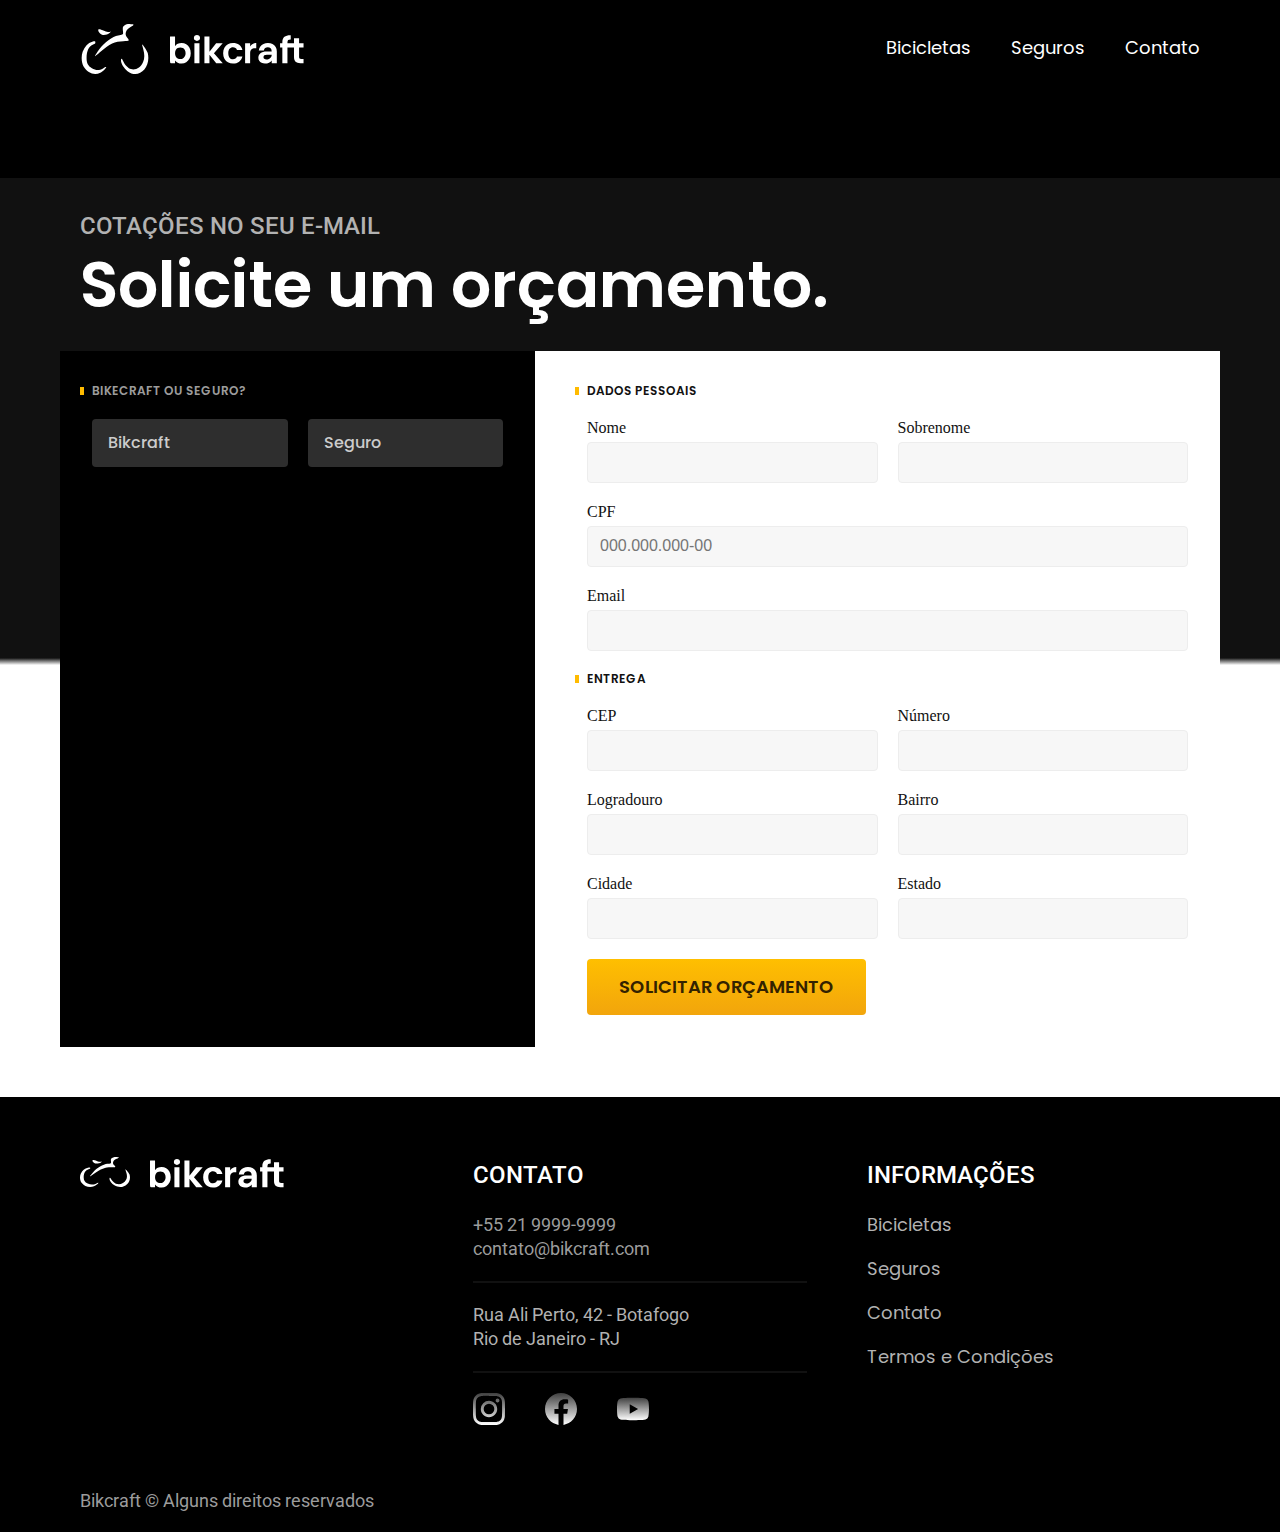
<file: purchase.html>
<!DOCTYPE html>
<html lang="pt-br">

<head>
  <meta charset="UTF-8">
  <meta http-equiv="X-UA-Compatible" content="IE=edge">
  <meta name="viewport" content="width=device-width, initial-scale=1.0">
  <meta name="description" content="O melhor site de vendas de bicicletas personalizadas.">
  <meta name="author" content="Abel">
  <link rel="preload" href="css/style.css" as="style">
  <link rel="stylesheet" href="css/style.css">
  <link rel="preconnect" href="https://fonts.googleapis.com">
  <link rel="preconnect" href="https://fonts.gstatic.com" crossorigin>
  <link href="https://fonts.googleapis.com/css2?family=Poppins:wght@400;600&family=Roboto:wght@400;500&display=swap" rel="stylesheet">
  <link rel="preconnect" href="https://fonts.googleapis.com">
  <link rel="preconnect" href="https://fonts.gstatic.com" crossorigin>
  <link href="https://fonts.googleapis.com/css2?family=Merriweather:ital,wght@1,900&family=Poppins:wght@400;600&family=Roboto:wght@400;500&display=swap" rel="stylesheet">
  <title>BikCraft</title>
</head>

<body id="purchase">
  <header class="header-bg">
    <div class="header container">
      <a class="header-logo" href="index.html">
        <img src="img/logo-header.svg" alt="logo bikecraft">
        <img src="img/bikcraft.svg" alt="logo bikecraft">
      </a>
      <nav class="nav" aria-label="primmary navegation">
        <ul class="header-menu font-1-m">
          <li><a href="our-bikes.html">Bicicletas</a></li>
          <li><a href="insurance.html">Seguros</a></li>
          <li><a href="contact.html">Contato</a></li>
        </ul>
      </nav>
    </div>
  </header>


  <main>
    <div class="title-bg">
      <div class="container title">
        <p class="color-5 font-2-l-b">Cotações no seu e-mail</p>
        <h1 class="font-1-xxl color-0">Solicite um orçamento<span>.</span></h1>
      </div>
    </div>

    <div class="bgg">


      <form action="" class="purchase-form container">
        <div class="purchase-choice color-6">
          <h2 class="font-1-xs">Bikecraft ou Seguro?</h2>

          <input type="radio" name="type" id="bikcraft" value="bikcraft">
          <label for="bikcraft">Bikcraft</label>

          <input type="radio" name="type" id="insurance" value="insurance">
          <label for="insurance">Seguro</label>

          <!-- content -->
          <div class="purchase-content" id="purchase-bikcraft">
            <h2 class="font-1-xs">Escolha a sua</h2>

            <input type="radio" name="bike" id="nimbus" value="nimbus">
            <label for="nimbus">Nimbus Stark <span>R$4999</span></label>

            <div class="purchase-nimbus">
              <ul class="font-1-xs">
                <li>
                  <img src="img/icones/eletrica.svg" alt="" width="20" height="20">
                  Motor Elétrico
                </li>
                <li>
                  <img src="img/icones/carbono.svg" alt="" width="20" height="20">
                  Fibra de Carbono
                </li>
                <li>
                  <img src="img/icones/velocidade.svg" alt="" width="20" height="20">
                  50 km/h
                </li>
                <li>
                  <img src="img/icones/rastreador.svg" alt="" width="20" height="20">
                  Rastreador
                </li>
              </ul>
              <div class="purchase-bike-img">
                <img src="img/bicicletas/nimbus.jpg" alt="">
              </div>
            </div>

            <input type="radio" name="bike" id="magic" value="magic">
            <label for="magic">Magic Might <span>R$5999</span></label>

            <div class="purchase-magic">
              <ul class="font-1-xs">
                <li>
                  <img src="img/icones/eletrica.svg" alt=" width=" 20" height="20">
                Motor Elétrico
              </li>
              <li>
                <img src=" img/icones/carbono.svg" alt="" width="20" height="20">
                  Fibra de Carbono
                </li>
                <li>
                  <img src="img/icones/velocidade.svg" alt="" width="20" height="20">
                  50 km/h
                </li>
                <li>
                  <img src="img/icones/rastreador.svg" alt="" width="20" height="20">
                  Rastreador
                </li>
              </ul>
              <div class="purchase-bike-img">
                <img src="img/bicicletas/magic.jpg" alt="">
              </div>
            </div>


            <input type="radio" name="bike" id="nebula" value="nebula">
            <label for="nebula">Nebula Cosmic <span>R$7999</span></label>

            <div class="purchase-nebula">
              <ul class="font-1-xs">
                <li>
                  <img src="img/icones/eletrica.svg" alt="" width="20" height="20">
                  Motor Elétrico
                </li>
                <li>
                  <img src="img/icones/carbono.svg" alt="" width="20" height="20">
                  Fibra de Carbono
                </li>
                <li>
                  <img src="img/icones/velocidade.svg" alt="" width="20" height="20">
                  50 km/h
                </li>
                <li>
                  <img src="img/icones/rastreador.svg" alt="" width="20" height="20">
                  Rastreador
                </li>
              </ul>
              <div class="purchase-bike-img">
                <img src="img/bicicletas/nebula.jpg" alt="">
              </div>
            </div>

          </div>

          <div class="purchase-content" id="purchase-insurance">
            <h2 class="font-1-xs">Escolha o plano</h2>

            <input type="radio" name="insurance" id="silver" value="silver">
            <label for="silver">Prata <span>R$199</span></label>

            <input type="radio" name="insurance" id="gold" value="gold">
            <label for="gold">Ouro <span>R$299</span></label>
          </div>
        </div>

        <div class="purchase-register">
          <h2 class="font-1-xs">Dados Pessoais</h2>
          <div>
            <label for="name">Nome</label>
            <input type="text" id="name" name="name">
          </div>
          <div>
            <label for="last-name">Sobrenome</label>
            <input type="text" id="last-name" name="last-name">
          </div>
          <div class="col-2">
            <label for="cpf">CPF</label>
            <input type="text" id="cpf" name="cpf" placeholder="000.000.000-00">
          </div>
          <div class="col-2">
            <label for="email">Email</label>
            <input type="email" id="email" name="email">
          </div>

          <h2 class="font-1-xs">Entrega</h2>

          <div>
            <label for="cep">CEP</label>
            <input type="text" id="cep" name="cep">
          </div>

          <div>
            <label for="number">Número</label>
            <input type="text" id="number" name="number">
          </div>

          <div>
            <label for="adress">Logradouro</label>
            <input type="text" id="adress" name="adress">
          </div>

          <div>
            <label for="district">Bairro</label>
            <input type="text" id="district" name="district">
          </div>

          <div>
            <label for="city">Cidade</label>
            <input type="text" id="city" name="city">
          </div>

          <div>
            <label for="state">Estado</label>
            <input type="text" id="state" name="state">
          </div>
          <button class="main-button col-2">Solicitar Orçamento</button>
        </div>
      </form>
    </div>
  </main>



  <footer class="footer-bg">
    <div class="footer container">
      <div class="footer-logo">
        <div>
          <img src="img/logo-footer.svg" alt="">
        </div>
        <div>
          <img src="img/bikcraft.svg">
        </div>
      </div>

      <div class="footer-inner-container">
        <h3 class="font-2-l-b color-0">Contato</h3>
        <address class="footer-contact color-5 font-2-m">
          <a href="tel:+552199999999" class="color-6">
            +55 21 9999-9999
          </a>
          <br>
          <a href="mailto:contato@bikecraft.com.br" class="color-6">
            contato@bikcraft.com
          </a>
          <br>
          <hr class="footer-line">
          Rua Ali Perto, 42 - Botafogo<br>
          Rio de Janeiro - RJ
          <hr class="footer-line">
        </address>

        <ul class="footer-social-media">
          <li><a href="#"><img src="img/redes/instagram-p.svg" alt=""></a></li>
          <li><a href="#"><img src="img/redes/facebook-p.svg" alt=""></a></li>
          <li><a href="#"><img src="img/redes/youtube-p.svg" alt=""></a></li>

        </ul>
      </div>
      <div class="footer-inner-container">
        <h3 class="font-2-l-b color-0">Informações</h3>
        <nav>
          <ul class="footer-navegation">
            <li>
              <a href="our-bikes.html">Bicicletas</a>
            </li>
            <li>
              <a href="insurance.html">Seguros</a>
            </li>
            <li>
              <a href="contact.html">Contato</a>
            </li>
            <li>
              <a href="terms.html">Termos e Condições</a>
            </li>
          </ul>
        </nav>
      </div>
      <p class="font-2-m color-6 copy">Bikcraft &copy; Alguns direitos reservados</p>
    </div>
  </footer>
  <script src="js/script.js"></script>
</body>

</html>
</file>
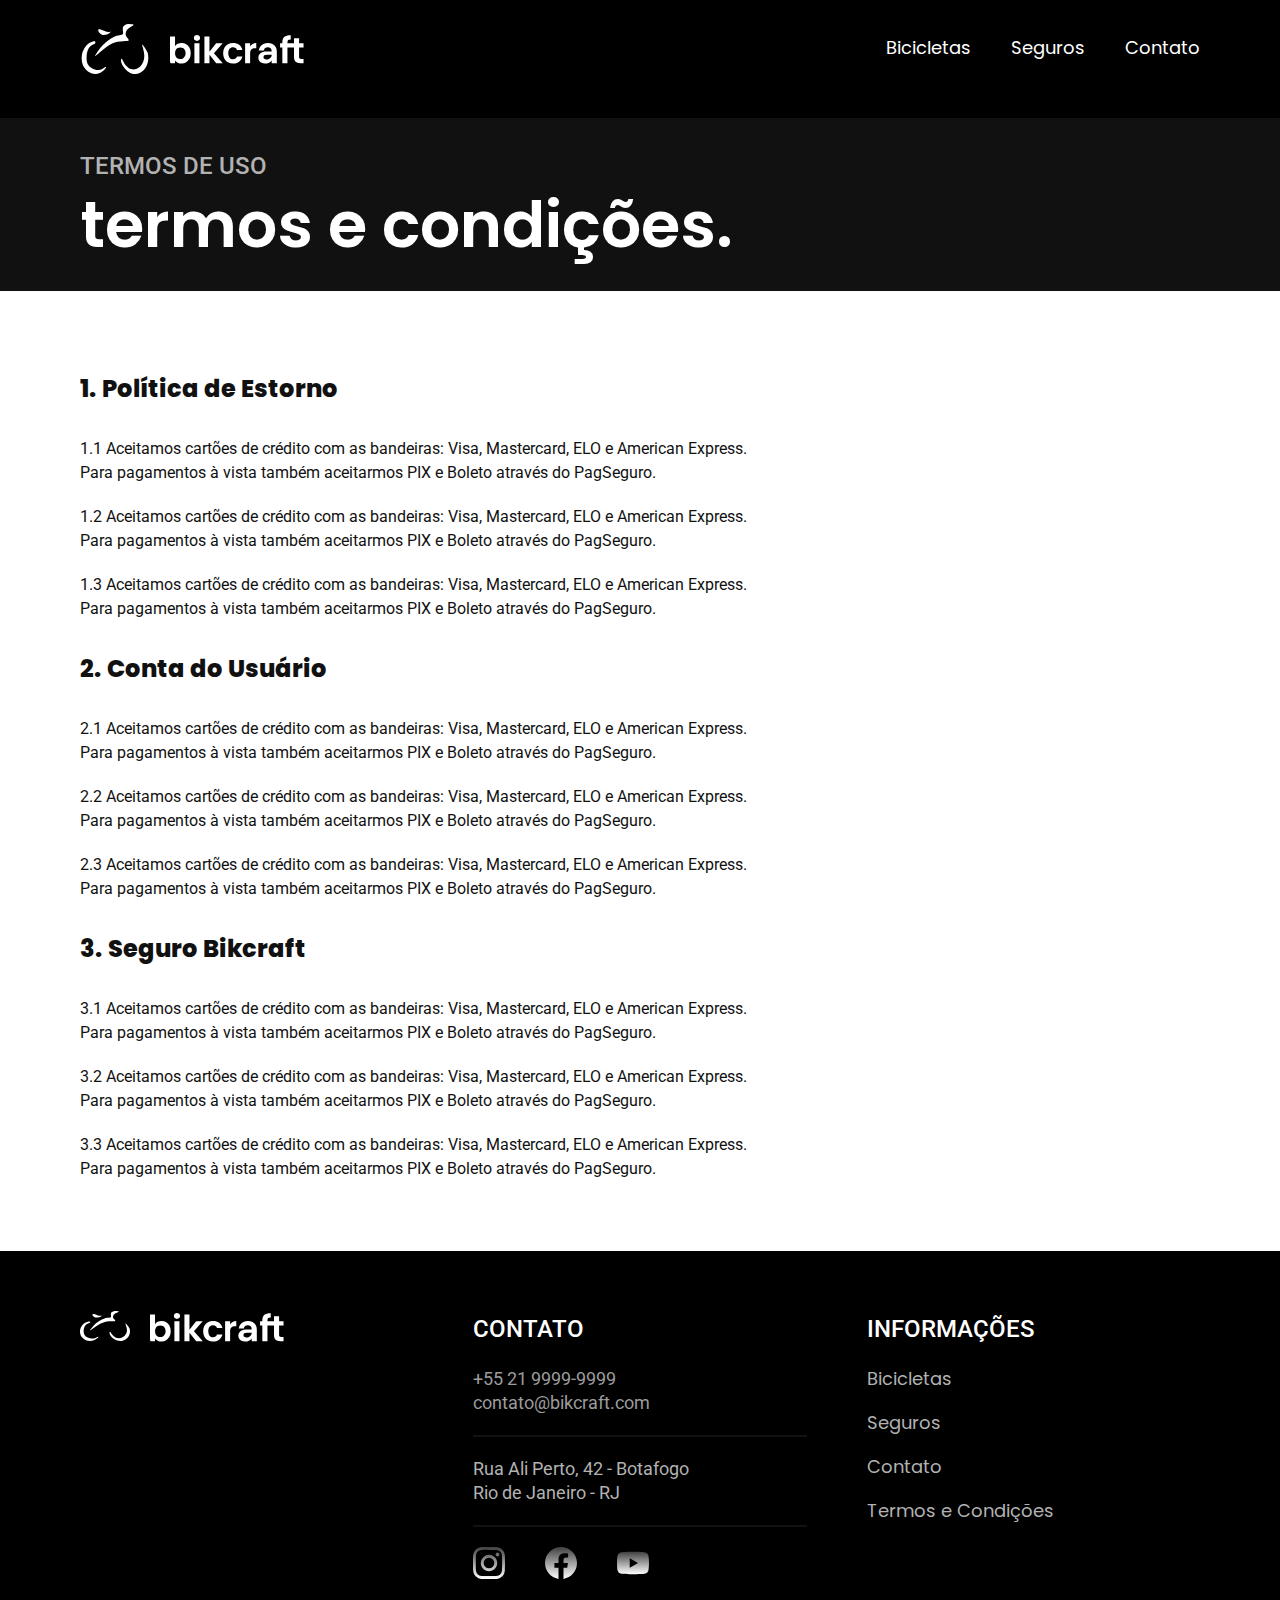
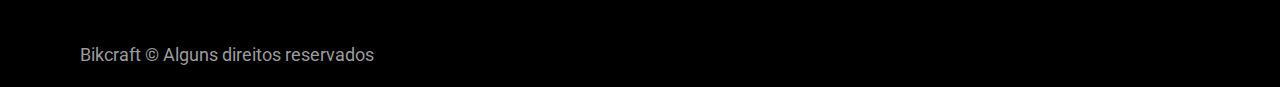
<file: terms.html>
<!DOCTYPE html>
<html lang="pt-br">

<head>
  <meta charset="UTF-8">
  <meta http-equiv="X-UA-Compatible" content="IE=edge">
  <meta name="viewport" content="width=device-width, initial-scale=1.0">
  <meta name="description" content="O melhor site de vendas de bicicletas personalizadas.">
  <meta name="author" content="Abel">
  <link rel="preload" href="css/style.css" as="style">
  <link rel="stylesheet" href="css/style.css">
  <link rel="preconnect" href="https://fonts.googleapis.com">
  <link rel="preconnect" href="https://fonts.gstatic.com" crossorigin>
  <link href="https://fonts.googleapis.com/css2?family=Poppins:wght@400;600&family=Roboto:wght@400;500&display=swap" rel="stylesheet">
  <link rel="preconnect" href="https://fonts.googleapis.com">
  <link rel="preconnect" href="https://fonts.gstatic.com" crossorigin>
  <link href="https://fonts.googleapis.com/css2?family=Merriweather:ital,wght@1,900&family=Poppins:wght@400;600&family=Roboto:wght@400;500&display=swap" rel="stylesheet">
  <title>BikCraft</title>
</head>

<body id="terms">
  <header class="header-bg">
    <div class="header container">
      <a class="header-logo" href="index.html">
        <img src="img/logo-header.svg" alt="logo bikecraft">
        <img src="img/bikcraft.svg" alt="logo bikecraft">
      </a>
      <nav class="nav" aria-label="primmary navegation">
        <ul class="header-menu font-1-m">
          <li><a href="our-bikes.html">Bicicletas</a></li>
          <li><a href="insurance.html">Seguros</a></li>
          <li><a href="contact.html">Contato</a></li>
        </ul>
      </nav>
    </div>
  </header>


  <main>
    <div class="title-bg">
      <div class="container title">
        <p class="color-5 font-2-l-b">Termos de Uso</p>
        <h1 class="font-1-xxl color-0">termos e condições<span>.</span></h1>
      </div>
    </div>

    <section class="terms container font-2-s cor-10">
      <h2 class="cor-12">1. Política de Estorno</h2>
      <p>1.1 Aceitamos cartões de crédito com as bandeiras: Visa, Mastercard, ELO e American Express. Para pagamentos à vista também aceitarmos PIX e Boleto através do PagSeguro.</p>

      <p>1.2 Aceitamos cartões de crédito com as bandeiras: Visa, Mastercard, ELO e American Express. Para pagamentos à vista também aceitarmos PIX e Boleto através do PagSeguro.</p>

      <p>1.3 Aceitamos cartões de crédito com as bandeiras: Visa, Mastercard, ELO e American Express. Para pagamentos à vista também aceitarmos PIX e Boleto através do PagSeguro.</p>

      <h2 class="cor-12">2. Conta do Usuário</h2>
      <p>2.1 Aceitamos cartões de crédito com as bandeiras: Visa, Mastercard, ELO e American Express. Para pagamentos à vista também aceitarmos PIX e Boleto através do PagSeguro.</p>

      <p>2.2 Aceitamos cartões de crédito com as bandeiras: Visa, Mastercard, ELO e American Express. Para pagamentos à vista também aceitarmos PIX e Boleto através do PagSeguro.</p>

      <p>2.3 Aceitamos cartões de crédito com as bandeiras: Visa, Mastercard, ELO e American Express. Para pagamentos à vista também aceitarmos PIX e Boleto através do PagSeguro.</p>

      <h2 class="cor-12">3. Seguro Bikcraft</h2>
      <p>3.1 Aceitamos cartões de crédito com as bandeiras: Visa, Mastercard, ELO e American Express. Para pagamentos à vista também aceitarmos PIX e Boleto através do PagSeguro.</p>

      <p>3.2 Aceitamos cartões de crédito com as bandeiras: Visa, Mastercard, ELO e American Express. Para pagamentos à vista também aceitarmos PIX e Boleto através do PagSeguro.</p>

      <p>3.3 Aceitamos cartões de crédito com as bandeiras: Visa, Mastercard, ELO e American Express. Para pagamentos à vista também aceitarmos PIX e Boleto através do PagSeguro.</p>
    </section>
  </main>



  <footer class="footer-bg">
    <div class="footer container">
      <div class="footer-logo">
        <div>
          <img src="img/logo-footer.svg" alt="">
        </div>
        <div>
          <img src="img/bikcraft.svg">
        </div>
      </div>

      <div class="footer-inner-container">
        <h3 class="font-2-l-b color-0">Contato</h3>
        <address class="footer-contact color-5 font-2-m">
          <a href="tel:+552199999999" class="color-6">
            +55 21 9999-9999
          </a>
          <br>
          <a href="mailto:contato@bikecraft.com.br" class="color-6">
            contato@bikcraft.com
          </a>
          <br>
          <hr class="footer-line">
          Rua Ali Perto, 42 - Botafogo<br>
          Rio de Janeiro - RJ
          <hr class="footer-line">
        </address>

        <ul class="footer-social-media">
          <li><a href="#"><img src="img/redes/instagram-p.svg" alt=""></a></li>
          <li><a href="#"><img src="img/redes/facebook-p.svg" alt=""></a></li>
          <li><a href="#"><img src="img/redes/youtube-p.svg" alt=""></a></li>

        </ul>
      </div>
      <div class="footer-inner-container">
        <h3 class="font-2-l-b color-0">Informações</h3>
        <nav>
          <ul class="footer-navegation">
            <li>
              <a href="our-bikes.html">Bicicletas</a>
            </li>
            <li>
              <a href="insurance.html">Seguros</a>
            </li>
            <li>
              <a href="contact.html">Contato</a>
            </li>
            <li>
              <a href="terms.html">Termos e Condições</a>
            </li>
          </ul>
        </nav>
      </div>
      <p class="font-2-m color-6 copy">Bikcraft &copy; Alguns direitos reservados</p>
    </div>
  </footer>


  <script src="js/script.js"></script>
</body>

</html>
</file>
<file: css/style.css>
/* GLOBAL */
@import url("global/global.css");
@import url("global/header.css");
@import url("global/footer.css");

/* HOME */
@import url("home/main.css");
@import url("home/bikelist.css");
@import url("home/tech.css");
@import url("home/partners.css");
@import url("home/indication.css");

/* UTILITIES */
@import url("utilities/typography.css");
@import url("utilities/colors.css");
@import url("utilities/animation.css");

/* COMPONENTS */
@import url("utilities/components.css");

/* INSURANCE */
@import url("insurance/purchase.css");

/* TERMS */
@import url("terms/terms.css");

/* Our Bikes */
@import url("our-bikes/our-bikes.css");
@import url("our-bikes/nimbus.css");

/* Insurance */
@import url('insurance/insurance.css');

/* FAQ */
@import url("faq/faq.css");

/* CONTACT */
@import url('contact/contact.css');

/* PURCHASE */
@import url('purchase/purchase.css');
</file>
